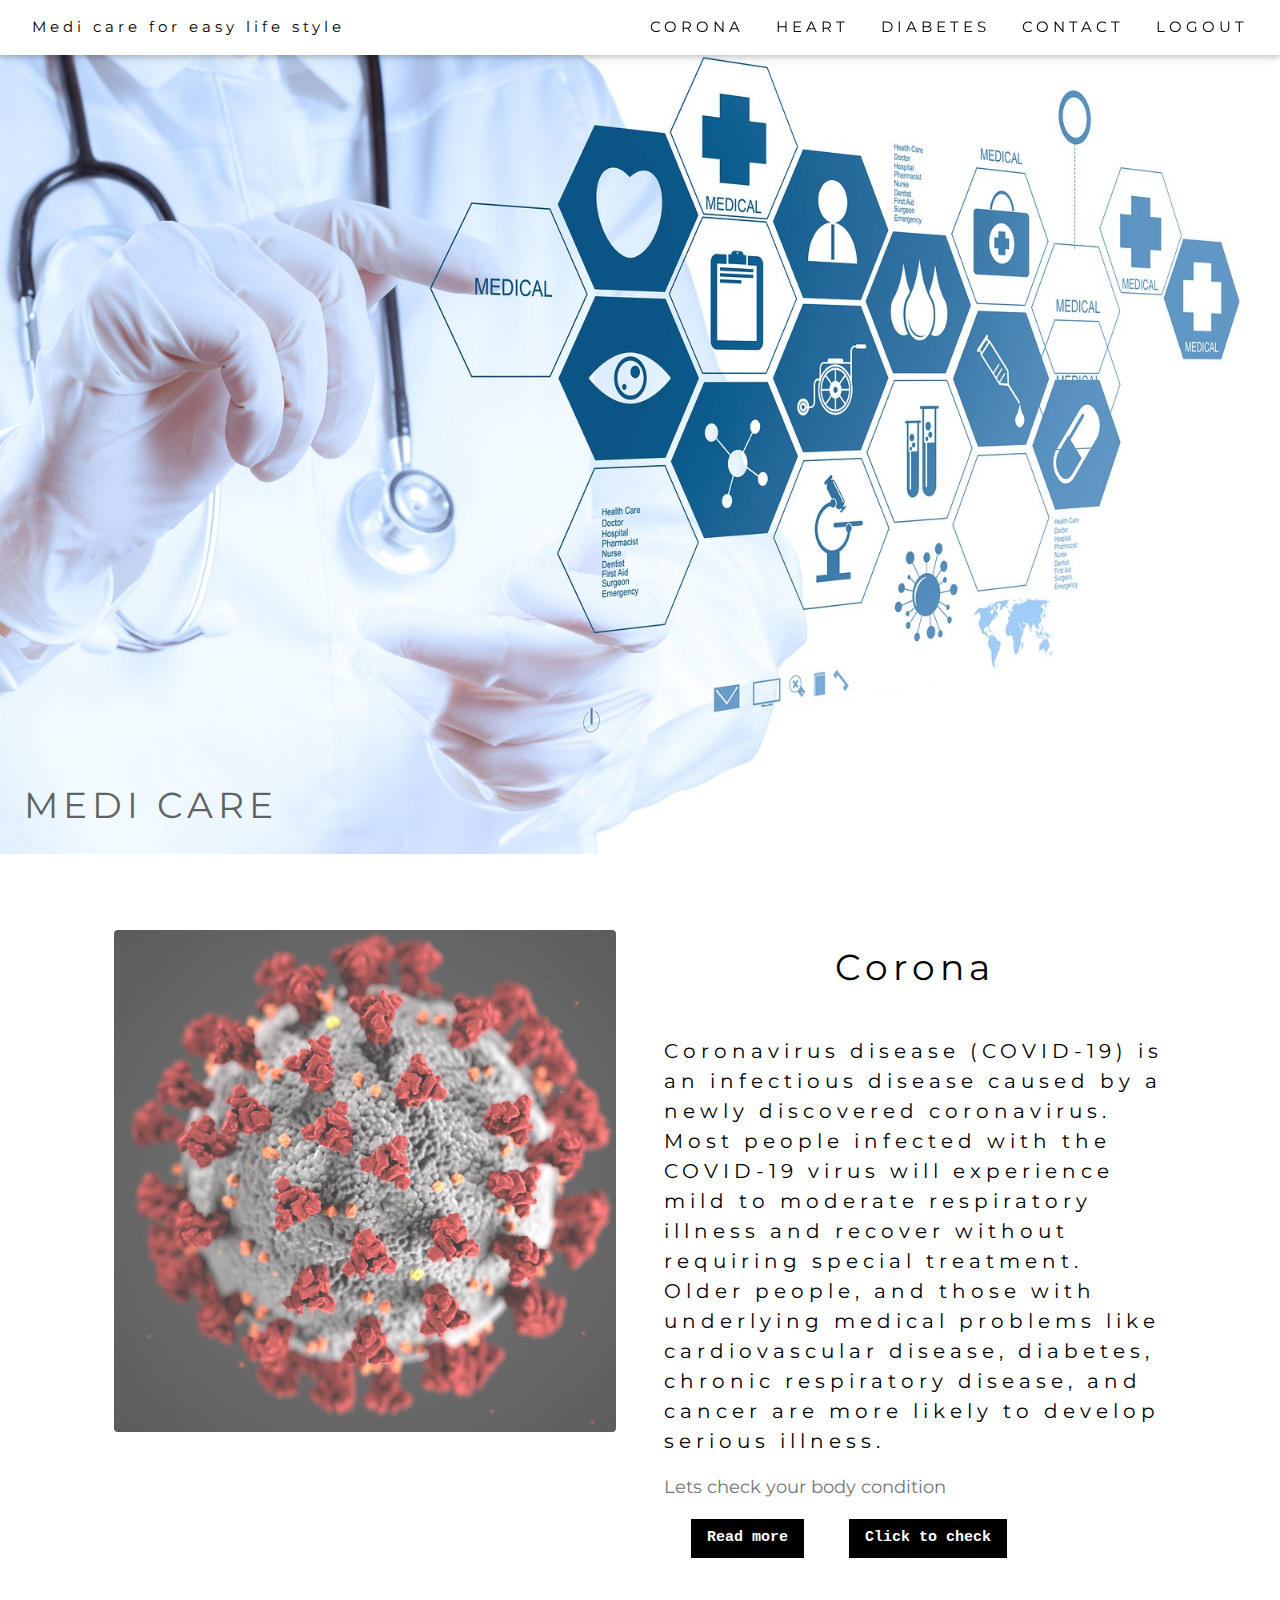
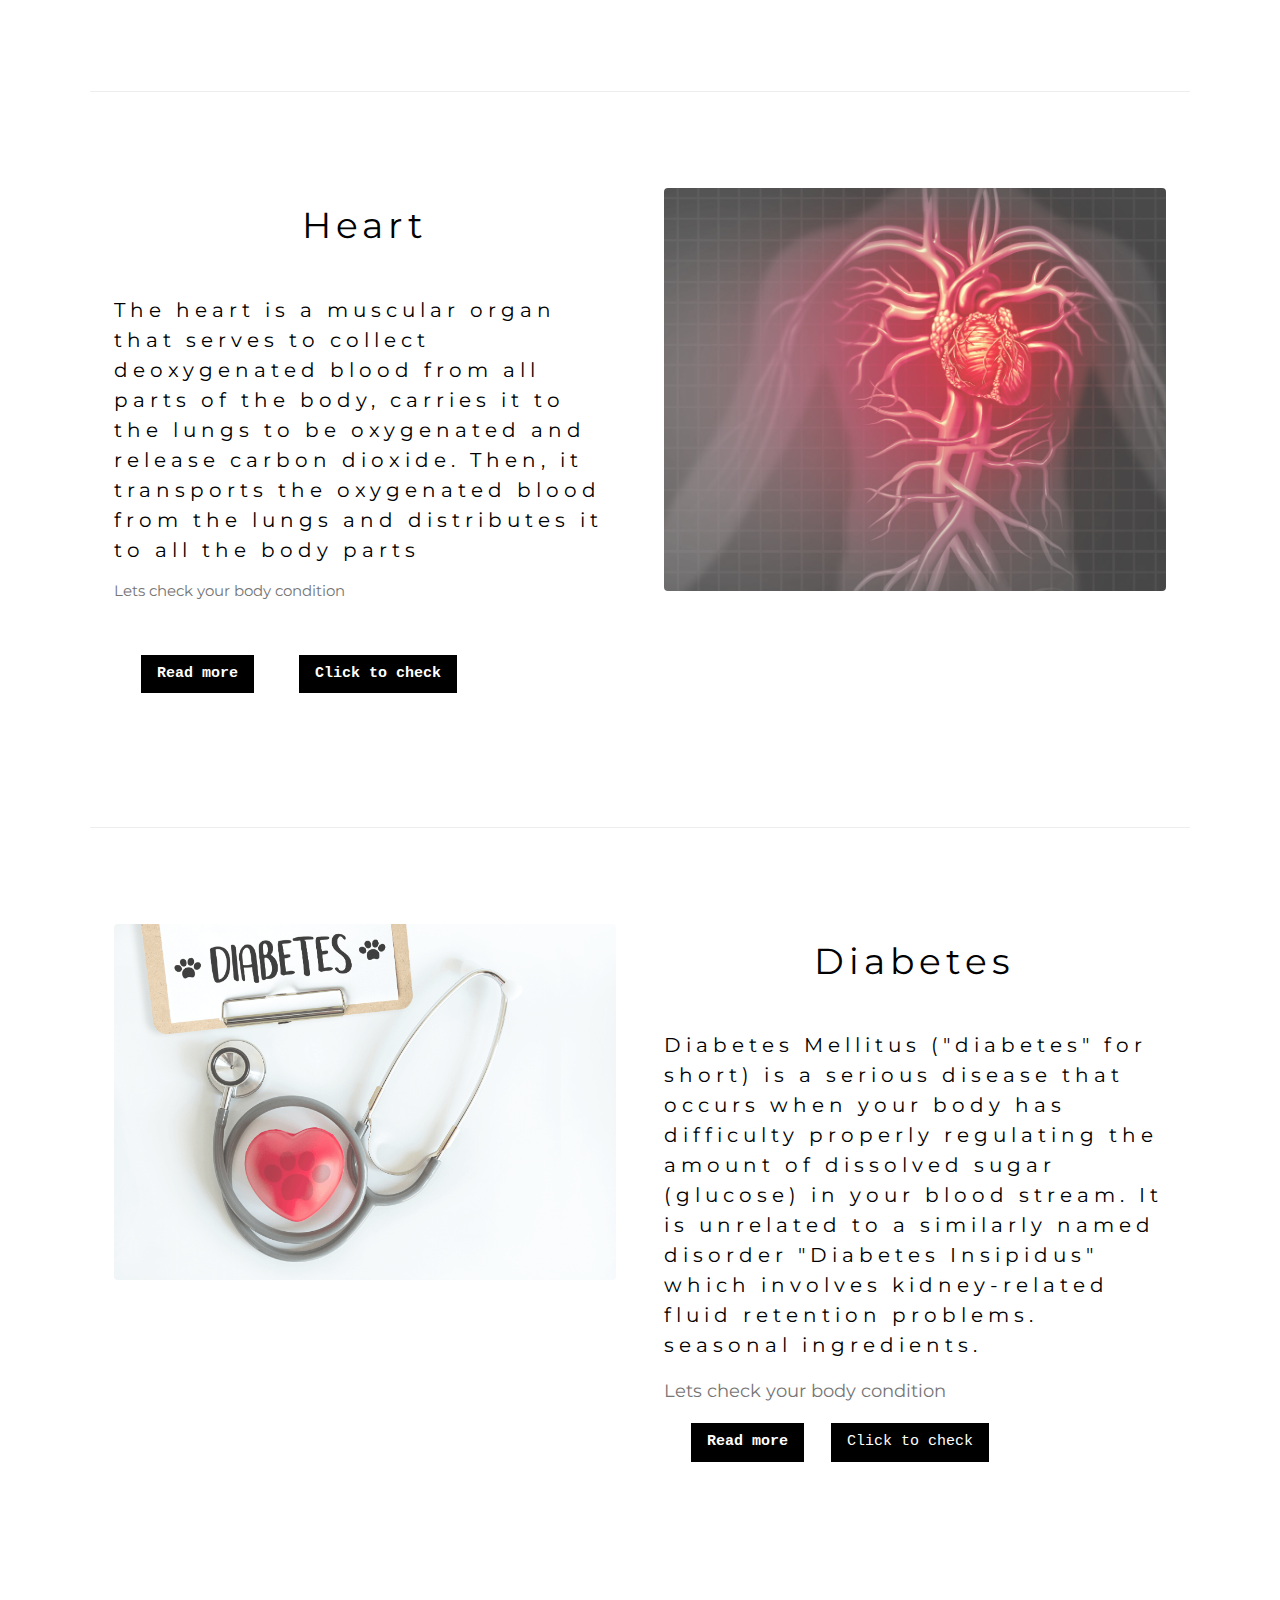
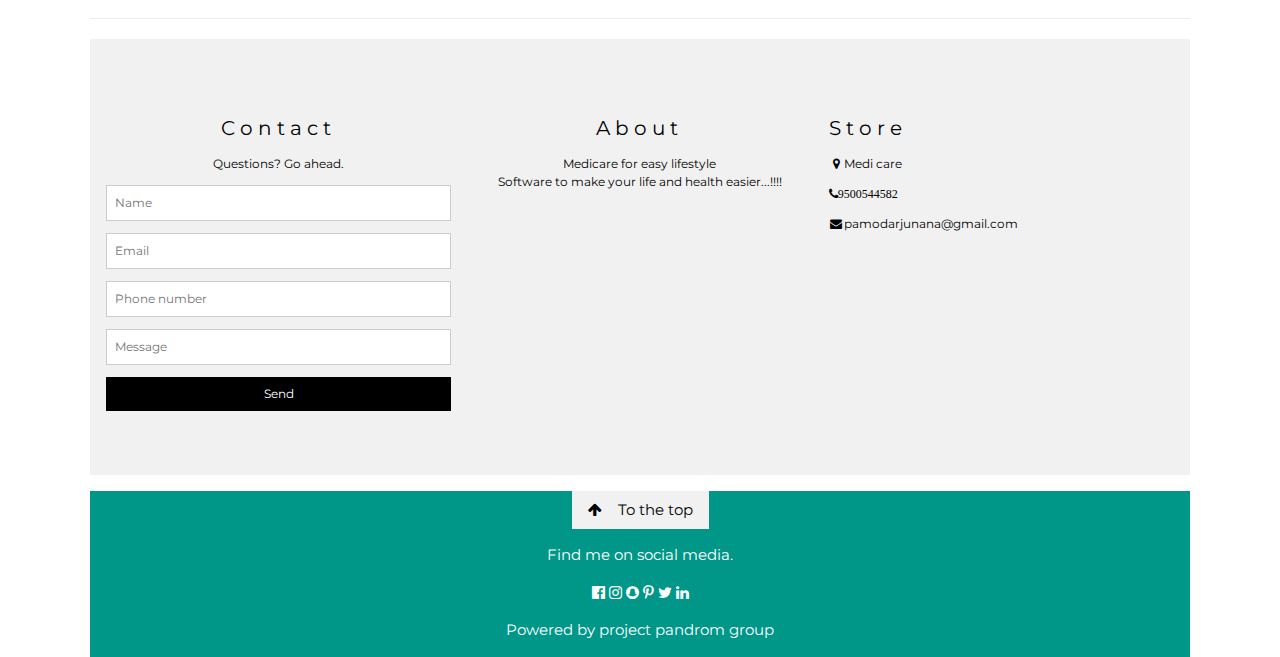
<file: index.html>
<!DOCTYPE html>
<html>
<title>MEDICARE FOR EASY LIFESTYLE</title>
<meta charset="UTF-8">
<meta name="viewport" content="width=device-width, initial-scale=1"><meta charset="UTF-8">
<meta name="viewport" content="width=device-width, initial-scale=1">
<link rel="stylesheet" href="https://www.w3schools.com/w3css/4/w3.css">
<link rel="stylesheet" href="https://fonts.googleapis.com/css?family=Montserrat">
<link rel="stylesheet" href="https://cdnjs.cloudflare.com/ajax/libs/font-awesome/4.7.0/css/font-awesome.min.css">
<link rel="stylesheet" href="w3.css">
<link rel="stylesheet" href="https://www.w3schools.com/w3css/4/w3.css">
<link rel="stylesheet" href="https://fonts.googleapis.com/css?family=Roboto">
<link rel="stylesheet" href="https://fonts.googleapis.com/css?family=Montserrat">
<link rel="stylesheet" href="https://cdnjs.cloudflare.com/ajax/libs/font-awesome/4.7.0/css/font-awesome.min.css">
<style>
body {font-family: "Times New Roman", Georgia, Serif;}
h1, h2, h3, h4, h5, h6 {
  font-family: "Playfair Display";
  letter-spacing: 5px;
}


.w3-sidebar a {font-family: "Roboto", sans-serif}
body,h1,h2,h3,h4,h5,h6,.w3-wide {font-family: "Montserrat", sans-serif;}

.w3-input{padding:8px;display:block;border:none;border-bottom:1px solid #ccc;width:100%}
</style>
<body>

<!-- Navbar (sit on top) -->
<div class="w3-top">
  <div class="w3-bar w3-white w3-padding w3-card" style="letter-spacing:4px;">
    <a href="#home" class="w3-bar-item w3-button">Medi care for easy life style</a>
    <!-- Right-sided navbar links. Hide them on small screens -->
    <div class="w3-right w3-hide-small">
	<a href="#Corona predict" class="w3-bar-item w3-button">CORONA</a>
      <a href="#Heart attack predict" class="w3-bar-item w3-button">HEART</a>
      
      <a href="#Diabetes predict" class="w3-bar-item w3-button">DIABETES</a>
	   <a href="#footer" class="w3-bar-item w3-button">CONTACT</a>
	    <a href="#logout" class="w3-bar-item w3-button">LOGOUT</a>
    </div>
  </div>
</div>

<!-- Header -->
<header class="w3-display-container w3-content w3-wide" style="max-width:1600px;min-width:500px" id="home">
  <img class="w3-image" src="pic1.jpg" alt="Hamburger Catering" width="1600" height="800">
  <div class="w3-display-bottomleft w3-padding-large w3-opacity">
    <h1 class="w3-xxlarge">MEDI CARE</h1>
  </div>
</header>

<!-- Page content -->
<div class="w3-content" style="max-width:1100px">

  <!-- About Section -->
  <div class="w3-row w3-padding-64" id="Corona predict">
    <div class="w3-col m6 w3-padding-large w3-hide-small">
     <img src="pic5.jpg" class="w3-round w3-image w3-opacity-min" alt="Table Setting" width="600" height="750">
    </div>

    <div class="w3-col m6 w3-padding-large">
      <h1 class="w3-center">Corona</h1><br>
     
      <h4>Coronavirus disease (COVID-19) is an infectious disease caused by a newly discovered coronavirus.

Most people infected with the COVID-19 virus will experience mild to moderate respiratory illness and recover without requiring special treatment.  Older people, and those with underlying medical problems like cardiovascular disease, diabetes, chronic respiratory disease, and cancer are more likely to develop serious illness.

 

</h4>
      <p class="w3-large w3-text-grey w3-hide-medium">Lets check your body condition</p>
    <pre>   <button class="w3-button w3-black"><a style="text-decoration:none" href="coro.html"><b>Read more</b></a></button>     <button class="w3-button w3-black" onclick="window.open('http://localhost:8501/')"><b>Click to check</b></button></</pre>
	</div>
  </div>
  
  <hr>
  
  <!-- Menu Section -->
  <div class="w3-row w3-padding-64" id="Heart attack predict">
    <div class="w3-col l6 w3-padding-large">
      <h1 class="w3-center">Heart</h1><br>
      <h4>The heart is a muscular organ that serves to collect deoxygenated blood from all parts of the body, carries it to the lungs to be oxygenated and release carbon dioxide. Then, it transports the oxygenated blood from the lungs and distributes it to all the body parts</h4>
      <p class="w3-text-grey">Lets check your body condition</p><br>
    
      


<pre>   <button class="w3-button w3-black"> <a style="text-decoration:none" href="heart.html"><b>Read more</b></a></button>     <button class="w3-button w3-black" onclick="window.open('http://localhost:8502/')"><b>Click to check</b></button></</pre>  
  </div>
    
    <div class="w3-col l6 w3-padding-large">
      <img src="heart.jpg" class="w3-round w3-image w3-opacity-min" alt="Menu" style="width:100%">
    </div>
  </div>

  <hr>
<div class="w3-row w3-padding-64" id="Diabetes predict">
    <div class="w3-col m6 w3-padding-large w3-hide-small">
     <img src="dia5.jpg" class="w3-round w3-image w3-opacity-min" alt="Table Setting" width="600" height="750">
    </div>

    <div class="w3-col m6 w3-padding-large">
      <h1 class="w3-center">Diabetes</h1><br>
      
      <h4>Diabetes Mellitus ("diabetes" for short) is a serious disease that occurs when your body has difficulty properly regulating the amount of dissolved sugar (glucose) in your blood stream. It is unrelated to a similarly named disorder "Diabetes Insipidus" which involves kidney-related fluid retention problems. seasonal ingredients.</h4>
      <p class="w3-large w3-text-grey w3-hide-medium">Lets check your body condition</p>
<pre>   <button class="w3-button w3-black"><a style="text-decoration:none" href="dia.html"><b>Read more</b></a></button>   <button class="w3-button w3-black" onclick="window.open('http://localhost:8503/')">Click to check</button></</pre>

   </div>
  </div>
  
  <hr>
  

<footer class="w3-padding-64 w3-light-grey w3-small w3-center" id="footer">
    <div class="w3-row-padding">
      <div class="w3-col s4">
        <h4 >Contact</h4>
        <p>Questions? Go ahead.</p>
        <form action="mailto:saiharitha69@gmail.com" method="post" enctype="text/plain">
          <p><input class="w3-input w3-border" type="text" placeholder="Name" name="Name" required></p>
          <p><input class="w3-input w3-border" type="text" placeholder="Email" name="Email" required></p>
          <p><input class="w3-input w3-border" type="text" placeholder="Phone number" name="Phone number" required></p>
          <p><input class="w3-input w3-border" type="text" placeholder="Message" name="Message" required></p>
         <button type="submit" class="w3-button w3-block w3-black">Send</button>

			

		 
        </form>
      </div>

<div class="w3-col s4">
        <h4>About</h4>
        <p>Medicare for easy lifestyle<br>Software to make your life and health easier...!!!!</p>
      </div>


      <div class="w3-col s4 w3-justify">
        <h4>Store</h4>
        <p><i class="fa fa-fw fa-map-marker"></i>Medi care</p>
        <p><i class="fa fa-fw fa-phone">9500544582</i></p>
        <p><i class="fa fa-fw fa-envelope"></i>pamodarjunana@gmail.com</p>


       
      </div>
    </div>
  
</footer>
  
  
  
  
  
 

  
  
  
  
  
  
  
  
  
  
  
  
  
  
  
  
  
  
  
  
  
  
  
  
  
  
  
  
  

<footer class="w3-container w3-teal w3-center w3-margin-top">
   <a href="#home" class="w3-button w3-light-grey"><i class="fa fa-arrow-up w3-margin-right"></i>To the top</a>
  <p>Find me on social media.</p>
  <i class="fa fa-facebook-official w3-hover-opacity"></i>
  <i class="fa fa-instagram w3-hover-opacity"></i>
  <i class="fa fa-snapchat w3-hover-opacity"></i>
  <i class="fa fa-pinterest-p w3-hover-opacity"></i>
  <i class="fa fa-twitter w3-hover-opacity"></i>
  <i class="fa fa-linkedin w3-hover-opacity"></i>
  <p>Powered by project pandrom group</p>
</footer>

</body>
</html>
</file>
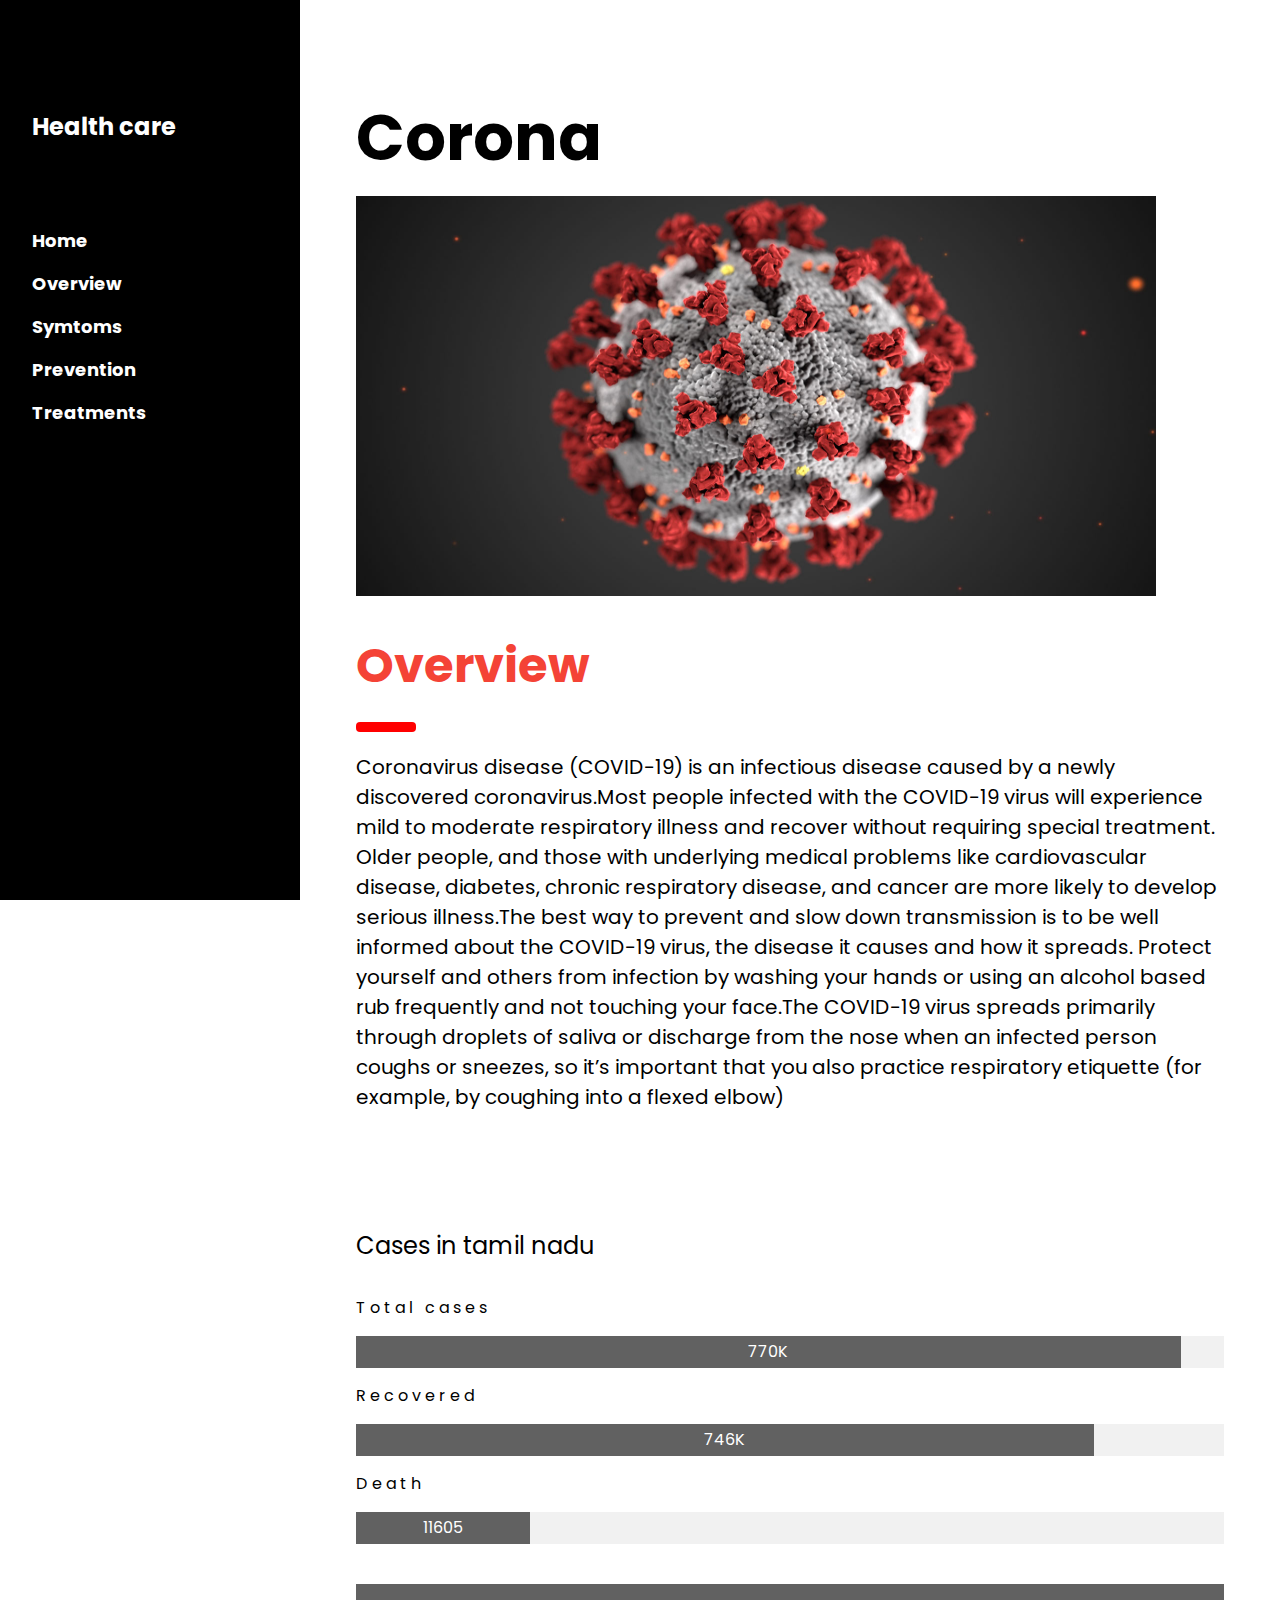
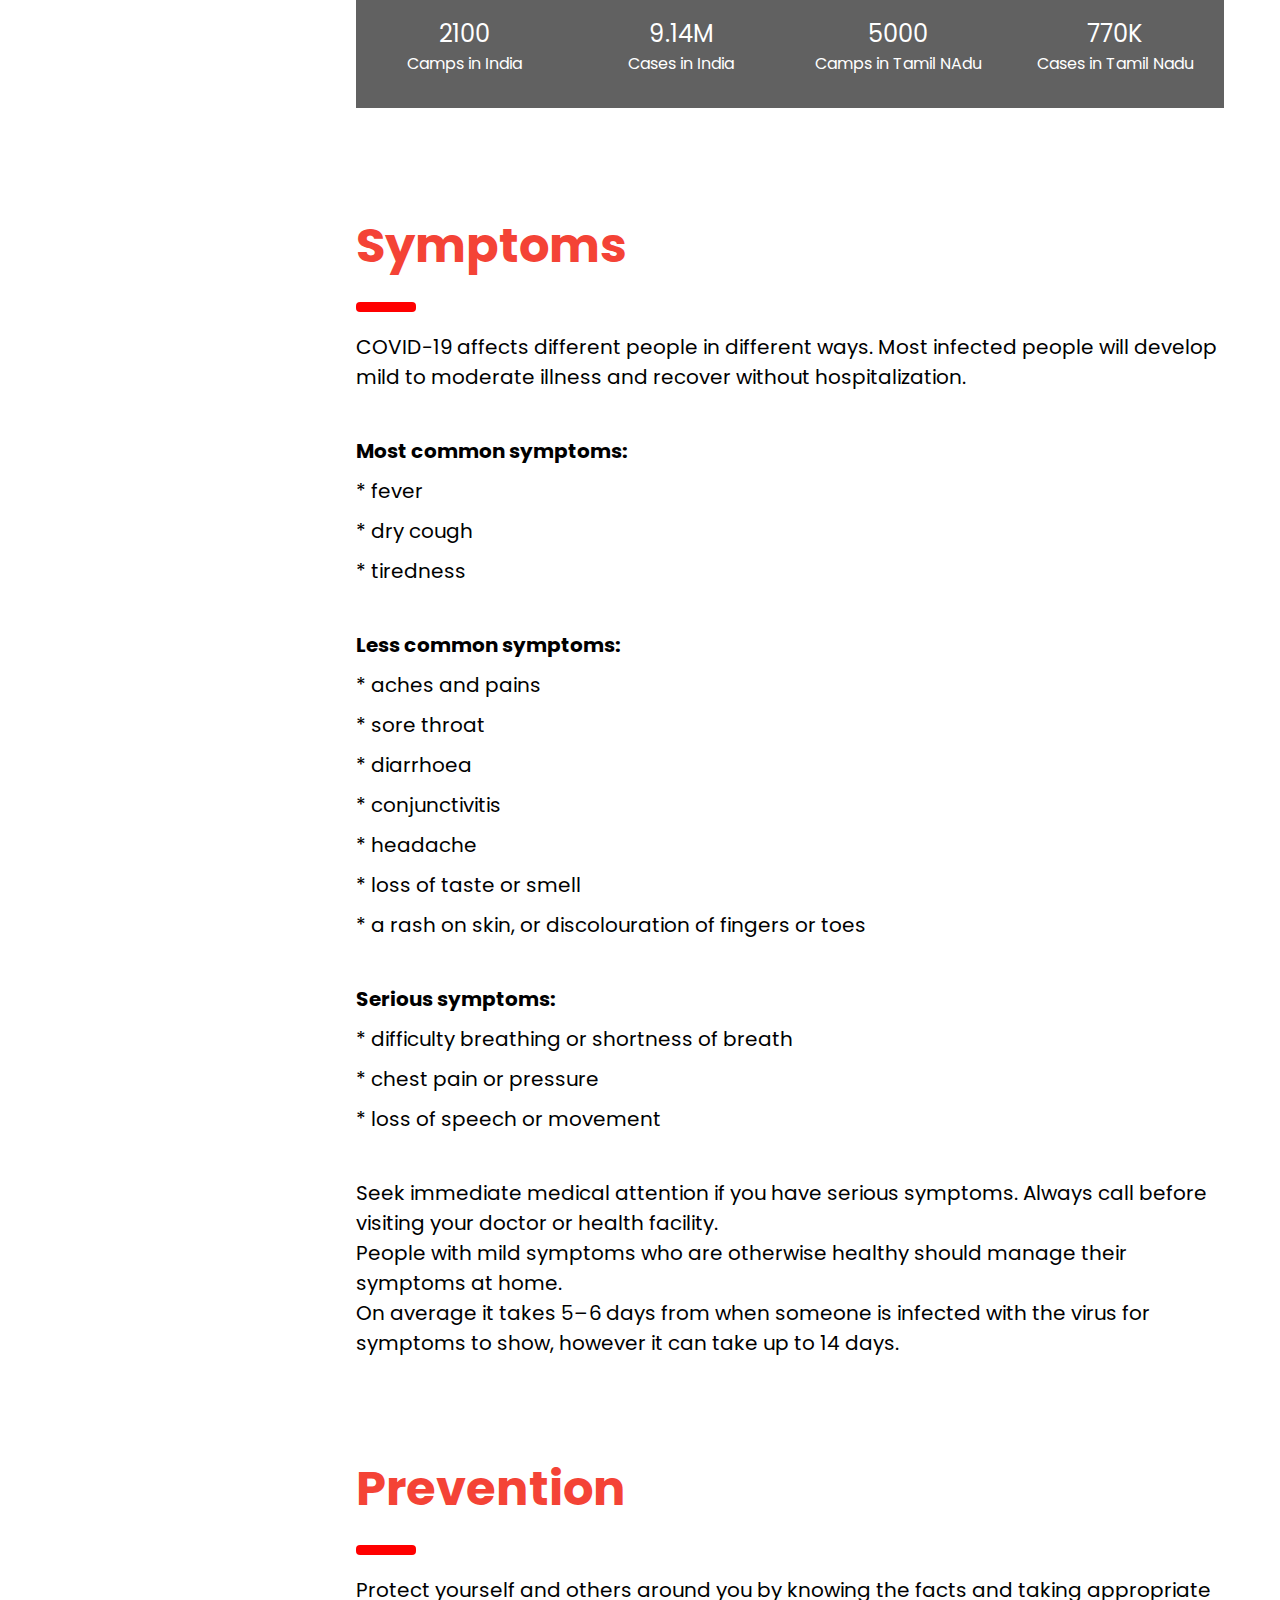
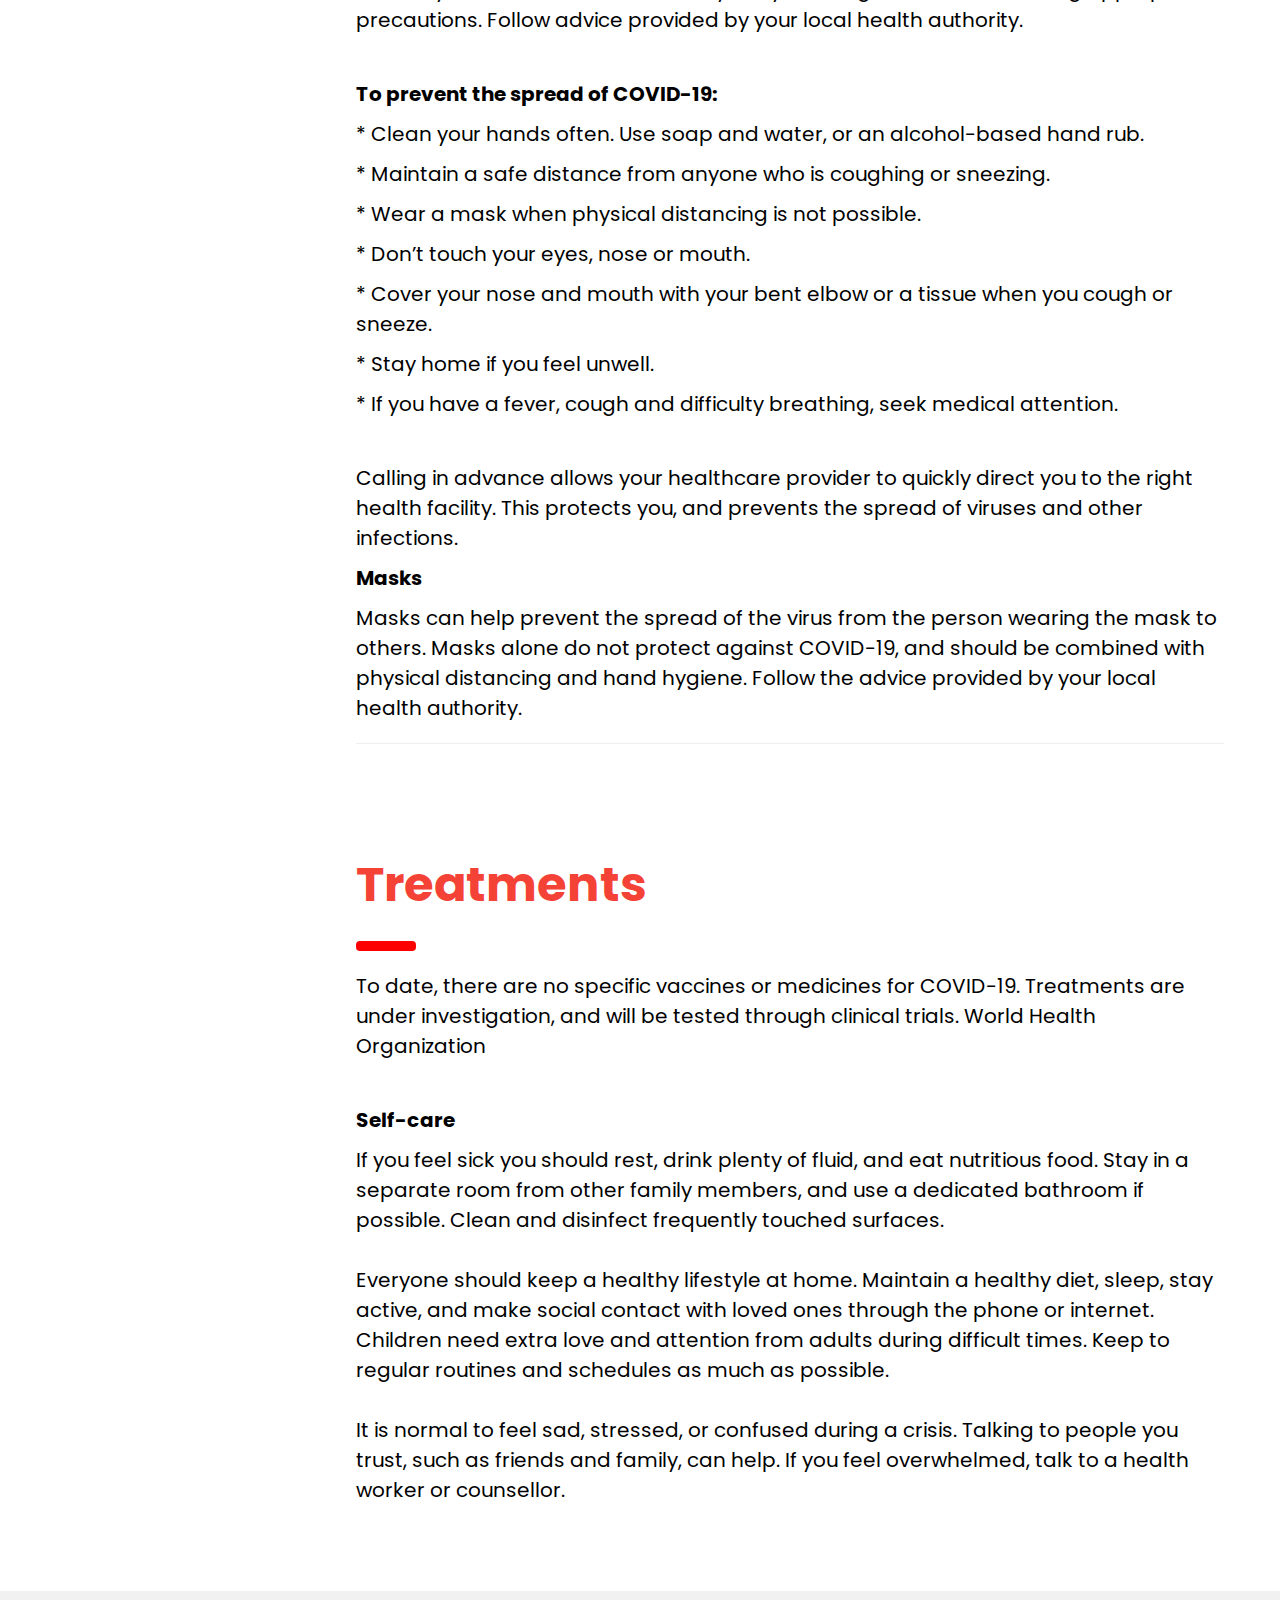
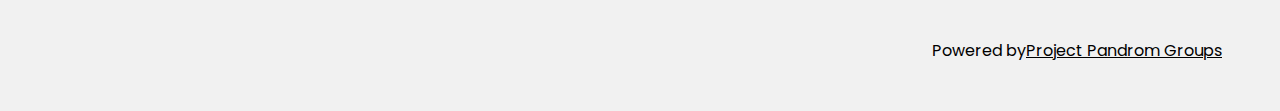
<file: coro.html>
<!DOCTYPE html>
<html lang="en">
<title>Corona</title>
<meta charset="UTF-8">
<meta name="viewport" content="width=device-width, initial-scale=1">
<link rel="stylesheet" href="https://www.w3schools.com/w3css/4/w3.css">
<link rel="stylesheet" href="https://fonts.googleapis.com/css?family=Poppins">
<style>
body,h1,h2,h3,h4,h5 {font-family: "Poppins", sans-serif}
body {font-size:16px;}
.w3-half img{margin-bottom:-6px;margin-top:16px;opacity:0.8;cursor:pointer}
.w3-half img:hover{opacity:1}



</style>
<body>

<!-- Sidebar/menu -->
<nav class="w3-sidebar w3-black w3-collapse w3-top w3-large w3-padding" style="z-index:3;width:300px;font-weight:bold;" id="mySidebar"><br>
  <a href="javascript:void(0)" onclick="w3_close()" class="w3-button w3-hide-large w3-display-topleft" style="width:100%;font-size:22px">Close Menu</a>
  <div class="w3-container">
    <h3 class="w3-padding-64"><b>Health care</b></h3>
  </div>
  <div class="w3-bar-block">
    <a href="file:///C:/EXPO2021/project.html#home" onclick="w3_close()" class="w3-bar-item w3-button w3-hover-white">Home</a> 
    <a href="#showcase" onclick="w3_close()" class="w3-bar-item w3-button w3-hover-white">Overview</a> 
    <a href="#services" onclick="w3_close()" class="w3-bar-item w3-button w3-hover-white">Symtoms</a> 
	 
    <a href="#designers" onclick="w3_close()" class="w3-bar-item w3-button w3-hover-white">Prevention</a> 
    <a href="#packages" onclick="w3_close()" class="w3-bar-item w3-button w3-hover-white">Treatments</a> 
    
  </div>
</nav>








<!-- Top menu on small screens -->
<header class="w3-container w3-top w3-hide-large w3-red w3-xlarge w3-padding">
  <a href="javascript:void(0)" class="w3-button w3-red w3-margin-right" onclick="w3_open()">☰</a>
  <span>Health care</span>
</header>

<!-- Overlay effect when opening sidebar on small screens -->
<div class="w3-overlay w3-hide-large" onclick="w3_close()" style="cursor:pointer" title="close side menu" id="myOverlay"></div>

<!-- !PAGE CONTENT! -->
<div class="w3-main" style="margin-left:340px;margin-right:40px">



  <!-- Header -->
  <div class="w3-container" style="margin-top:80px" id="showcase">
    <h1 class="w3-jumbo"><b>Corona</b></h1>
	<img src="coro.jpg" width="800" height="400">
	<br>
	<br>
    <h1 class="w3-xxxlarge w3-text-red"><b>Overview</b></h1>
	<hr style="width:50px;border:5px solid red" class="w3-round">
    <h4>Coronavirus disease (COVID-19) is an infectious disease caused by a newly discovered coronavirus.Most people infected with the COVID-19 virus will experience mild to moderate respiratory illness and recover without requiring special treatment.  Older people, and those with underlying medical problems like cardiovascular disease, diabetes, chronic respiratory disease, and cancer are more likely to develop serious illness.The best way to prevent and slow down transmission is to be well informed about the COVID-19 virus, the disease it causes and how it spreads. Protect yourself and others from infection by washing your hands or using an alcohol based rub frequently and not touching your face.The COVID-19 virus spreads primarily through droplets of saliva or discharge from the nose when an infected person coughs or sneezes, so it’s important that you also practice respiratory etiquette (for example, by coughing into a flexed elbow)</h4>
	
  </div>
  
  <div class="w3-container" style="margin-top:80px" id="cases">
  
	
 <h3 class="w3-padding-16">Cases in tamil nadu</h3>
    <p class="w3-wide">Total cases</p>
    <div class="w3-light-grey">
      <div class="w3-container w3-center w3-padding-small w3-dark-grey" style="width:95%">770K</div>
    </div>
    <p class="w3-wide">Recovered</p>
    <div class="w3-light-grey">
      <div class="w3-container w3-center w3-padding-small w3-dark-grey" style="width:85%">746K</div>
    </div>
    <p class="w3-wide">Death</p>
    <div class="w3-light-grey">
      <div class="w3-container w3-center w3-padding-small w3-dark-grey" style="width:20%">11605</div>
    </div><br>

    <div class="w3-row w3-center w3-dark-grey w3-padding-16 w3-section">
      <div class="w3-quarter w3-section">
        <span class="w3-xlarge">2100</span><br>
        Camps in India
      </div>
      <div class="w3-quarter w3-section">
        <span class="w3-xlarge">9.14M</span><br>
        Cases in India
      </div>
      <div class="w3-quarter w3-section">
        <span class="w3-xlarge">5000</span><br>
        Camps in Tamil NAdu
      </div>
      <div class="w3-quarter w3-section">
        <span class="w3-xlarge">770K</span><br>
        Cases in Tamil Nadu
      </div>
    </div>
 </div>
 


  <!-- Modal for full size images on click-->
  <div id="modal01" class="w3-modal w3-black" style="padding-top:0" onclick="this.style.display='none'">
    <span class="w3-button w3-black w3-xxlarge w3-display-topright">×</span>
    <div class="w3-modal-content w3-animate-zoom w3-center w3-transparent w3-padding-64">
      <img id="img01" class="w3-image">
      <p id="caption"></p>
    </div>
  </div>

  <!-- Services -->
  <div class="w3-container" id="services" style="margin-top:75px">
    <h1 class="w3-xxxlarge w3-text-red"><b>Symptoms</b></h1>
    <hr style="width:50px;border:5px solid red" class="w3-round">
  <h4>COVID-19 affects different people in different ways. Most infected people will develop mild to moderate illness and recover without hospitalization.</h2>
<br><h4><b>Most common symptoms:</b></h4>
<h4>* fever</h4>
<h4>* dry cough</h4>
<h4>* tiredness</h4><br>
<h4><b>Less common symptoms:</b></h4>
<h4>* aches and pains</h4>
<h4>* sore throat</h4>
<h4>* diarrhoea</h4>
<h4>* conjunctivitis</h4>
<h4>* headache</h4>
<h4>* loss of taste or smell</h4>
<h4>* a rash on skin, or discolouration of fingers or toes</h4><br>
<h4><b>Serious symptoms:</b></h4>
<h4>* difficulty breathing or shortness of breath</h4>
<h4>* chest pain or pressure</h4>
<h4>* loss of speech or movement</h4>
<br><h4>Seek immediate medical attention if you have serious symptoms. Always call before visiting your doctor or health facility.
<br>People with mild symptoms who are otherwise healthy should manage their symptoms at home.
<br>On average it takes 5–6 days from when someone is infected with the virus for symptoms to show, however it can take up to 14 days.
  </h4></div>
  
  <!-- Designers -->
  <div class="w3-container" id="designers" style="margin-top:75px">
    <h1 class="w3-xxxlarge w3-text-red"><b>Prevention</b></h1>
    <hr style="width:50px;border:5px solid red" class="w3-round">
   <h4>
Protect yourself and others around you by knowing the facts and taking appropriate precautions. Follow advice provided by your local health authority.
</h4><br>
<h4><b>To prevent the spread of COVID-19:</b></h4>
<h4>* Clean your hands often. Use soap and water, or an alcohol-based hand rub.</h4>
<h4>* Maintain a safe distance from anyone who is coughing or sneezing.</h4>
<h4>* Wear a mask when physical distancing is not possible.</h4>
<h4>* Don’t touch your eyes, nose or mouth.</h4>
<h4>* Cover your nose and mouth with your bent elbow or a tissue when you cough or sneeze.</h4>
<h4>* Stay home if you feel unwell.</h4>
<h4>* If you have a fever, cough and difficulty breathing, seek medical attention.</h4><br>
<h4>Calling in advance allows your healthcare provider to quickly direct you to the right health facility. This protects you, and prevents the spread of viruses and other infections.
</h4>
<h4><b>Masks</b></h4>

<h4>Masks can help prevent the spread of the virus from the person wearing the mask to others. Masks alone do not protect against COVID-19, and should be combined with physical distancing and hand hygiene. Follow the advice provided by your local health authority.
</h4>
<hr>
   </div>

  <!-- The Team -->
 
  <!-- Packages / Pricing Tables -->
  <div class="w3-container" id="packages" style="margin-top:75px">
    <h1 class="w3-xxxlarge w3-text-red"><b>Treatments</b></h1>
    <hr style="width:50px;border:5px solid red" class="w3-round">
  
<h4>To date, there are no specific vaccines or medicines for COVID-19. Treatments are under investigation, and will be tested through clinical trials. World Health Organization</h4>
<br><h4><b>Self-care</b></h4>
<h4>If you feel sick you should rest, drink plenty of fluid, and eat nutritious food. Stay in a separate room from other family members, and use a dedicated bathroom if possible. Clean and disinfect frequently touched surfaces.
<br><br>
Everyone should keep a healthy lifestyle at home. Maintain a healthy diet, sleep, stay active, and make social contact with loved ones through the phone or internet. Children need extra love and attention from adults during difficult times. Keep to regular routines and schedules as much as possible.
<br><br>
It is normal to feel sad, stressed, or confused during a crisis. Talking to people you trust, such as friends and family, can help. If you feel overwhelmed, talk to a health worker or counsellor.
<br></h4>

  </div>

 
 
 
 
 
 
<!-- End page content -->
</div>


<!-- W3.CSS Container -->
<div class="w3-light-grey w3-container w3-padding-32" style="margin-top:75px;padding-right:58px"><p class="w3-right">Powered by<a href="#home" title="W3.CSS" target="_blank" class="w3-hover-opacity">Project Pandrom Groups</p></div>

<script>
// Script to open and close sidebar
function w3_open() {
  document.getElementById("mySidebar").style.display = "block";
  document.getElementById("myOverlay").style.display = "block";
}
 
function w3_close() {
  document.getElementById("mySidebar").style.display = "none";
  document.getElementById("myOverlay").style.display = "none";
}

// Modal Image Gallery
function onClick(element) {
  document.getElementById("img01").src = element.src;
  document.getElementById("modal01").style.display = "block";
  var captionText = document.getElementById("caption");
  captionText.innerHTML = element.alt;
}
</script>



    

</body>
</html>
</file>
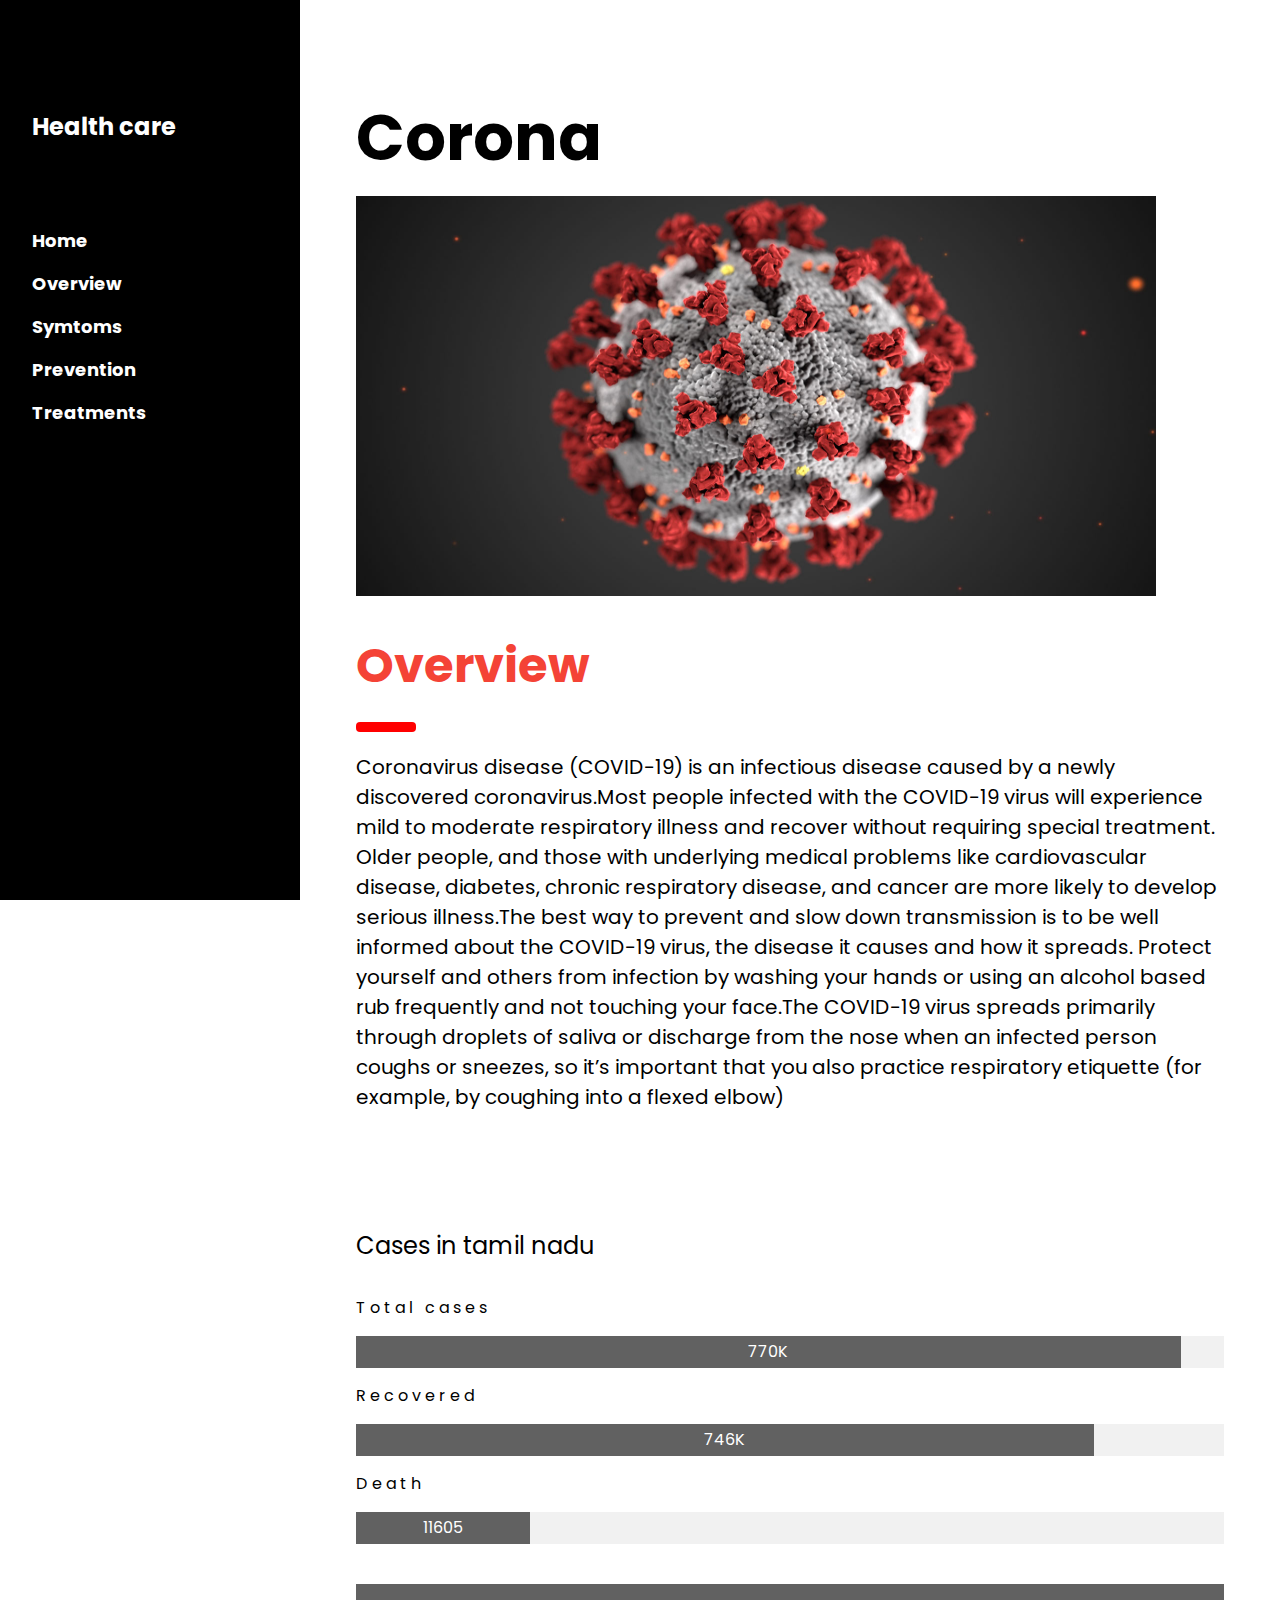
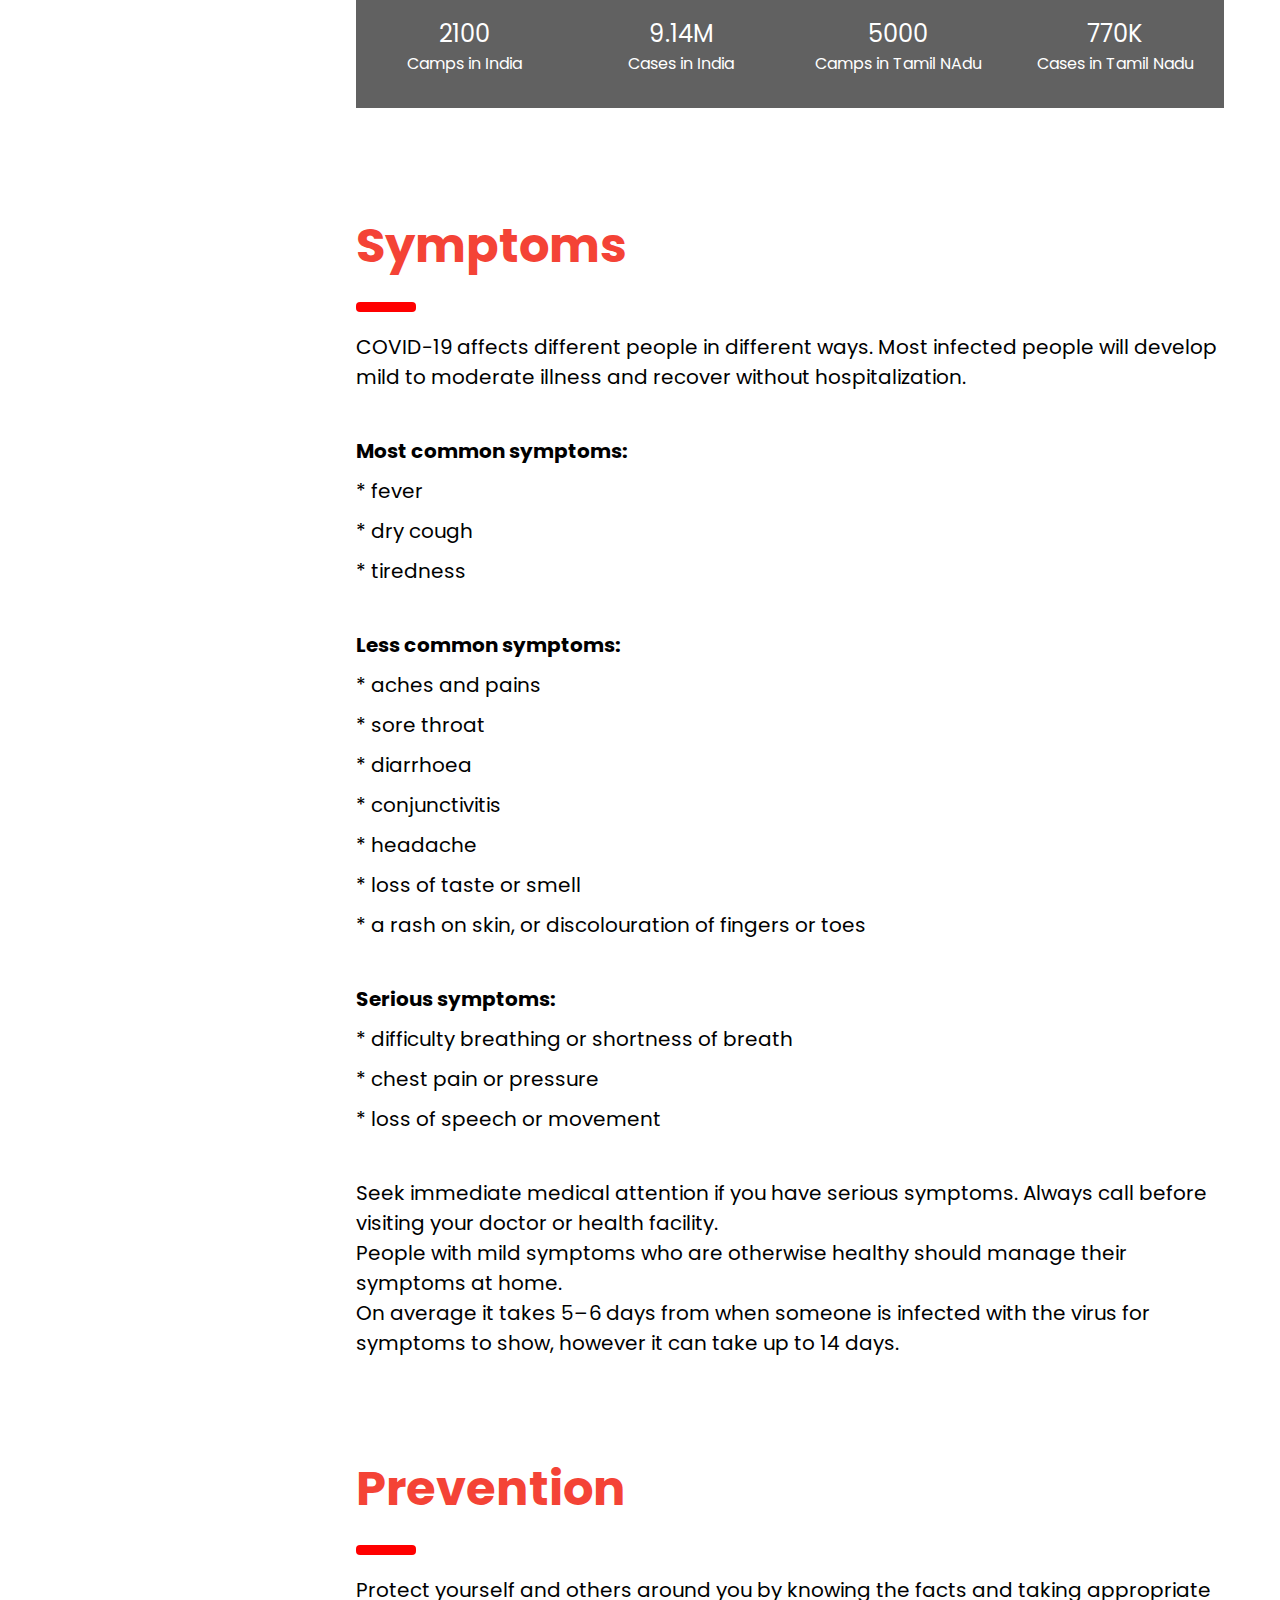
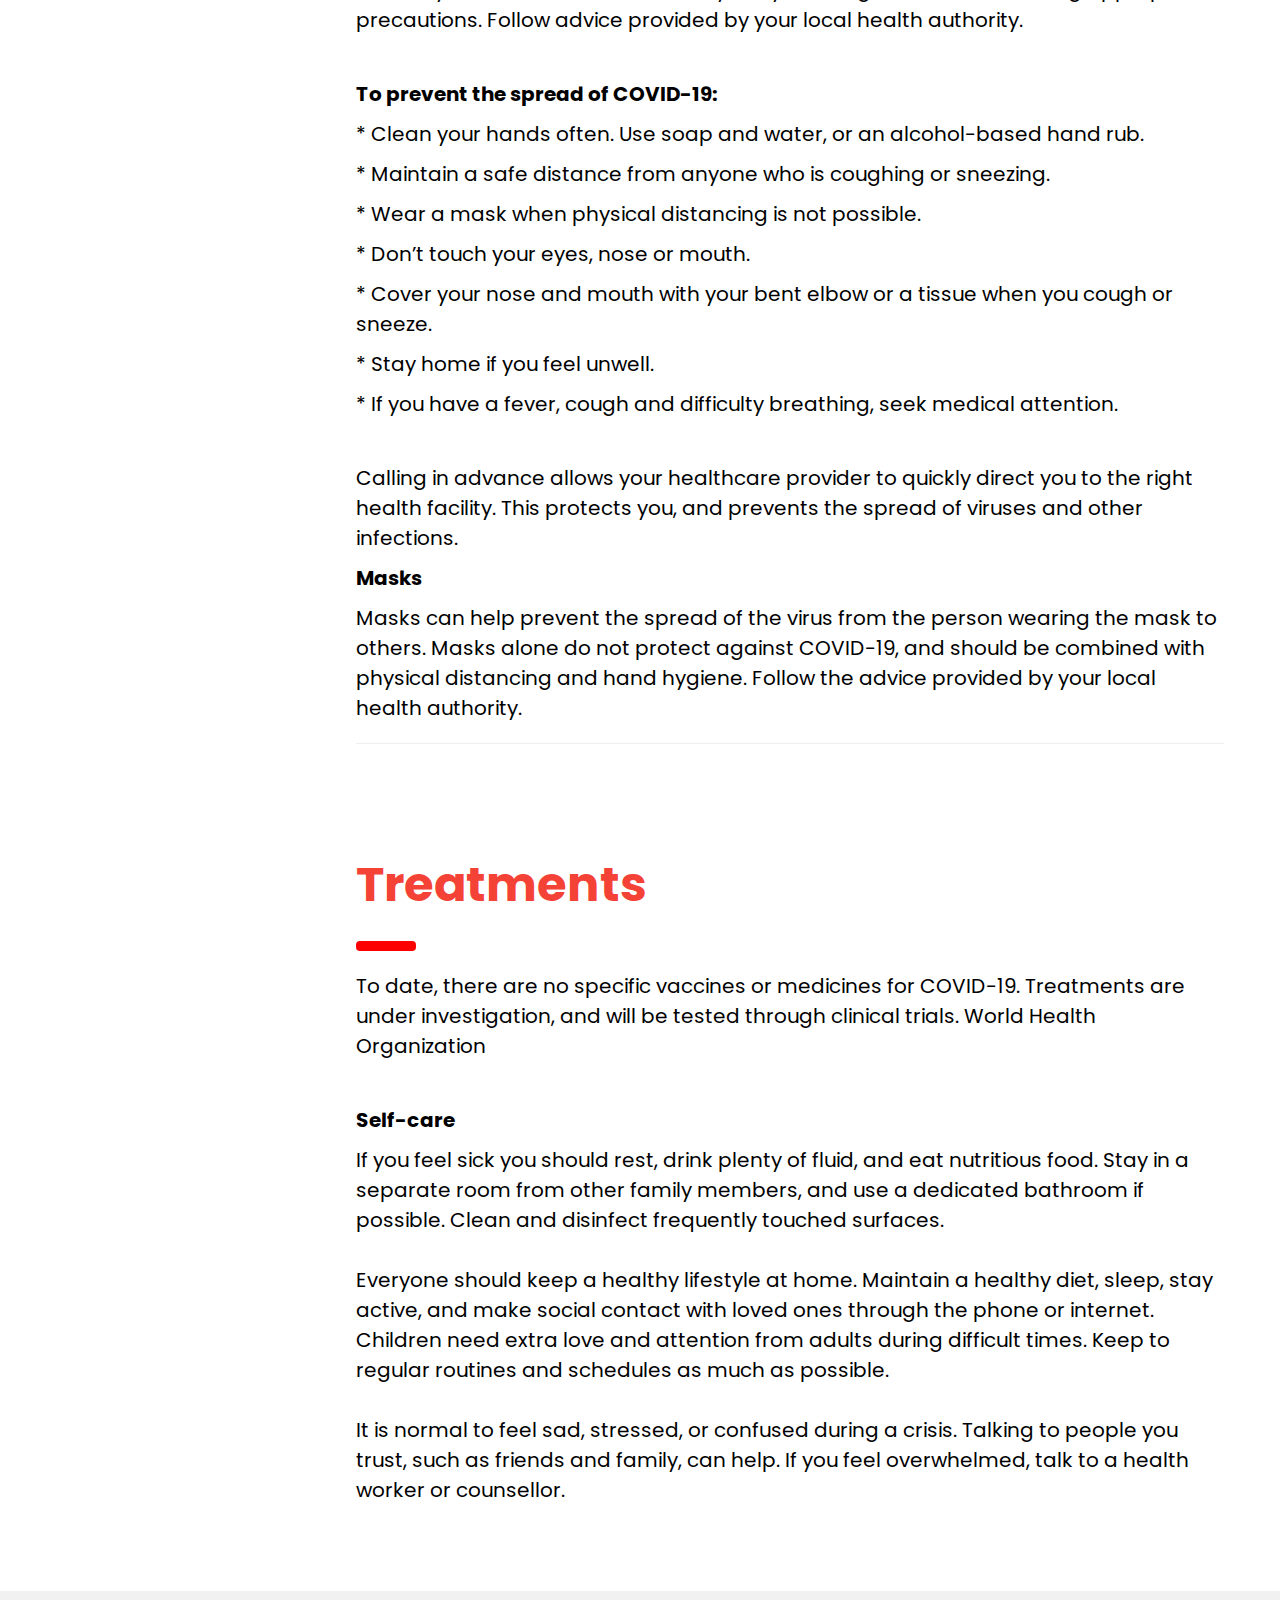
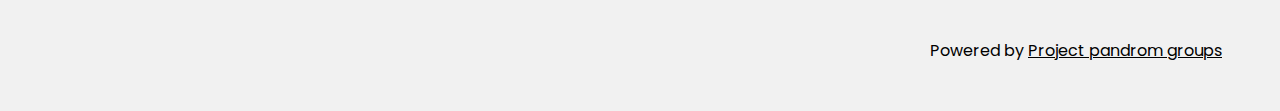
<file: coro1.html>
<!DOCTYPE html>
<html lang="en">
<title>Corona</title>
<meta charset="UTF-8">
<meta name="viewport" content="width=device-width, initial-scale=1">
<link rel="stylesheet" href="https://www.w3schools.com/w3css/4/w3.css">
<link rel="stylesheet" href="https://fonts.googleapis.com/css?family=Poppins">
<style>
body,h1,h2,h3,h4,h5 {font-family: "Poppins", sans-serif}
body {font-size:16px;}
.w3-half img{margin-bottom:-6px;margin-top:16px;opacity:0.8;cursor:pointer}
.w3-half img:hover{opacity:1}



</style>
<body>

<!-- Sidebar/menu -->
<nav class="w3-sidebar w3-black w3-collapse w3-top w3-large w3-padding" style="z-index:3;width:300px;font-weight:bold;" id="mySidebar"><br>
  <a href="javascript:void(0)" onclick="w3_close()" class="w3-button w3-hide-large w3-display-topleft" style="width:100%;font-size:22px">Close Menu</a>
  <div class="w3-container">
    <h3 class="w3-padding-64"><b>Health care</b></h3>
  </div>
  <div class="w3-bar-block">
    <a href="file:///E:/project/project.html#home" onclick="w3_close()" class="w3-bar-item w3-button w3-hover-white">Home</a> 
    <a href="#showcase" onclick="w3_close()" class="w3-bar-item w3-button w3-hover-white">Overview</a> 
    <a href="#services" onclick="w3_close()" class="w3-bar-item w3-button w3-hover-white">Symtoms</a> 
	 
    <a href="#designers" onclick="w3_close()" class="w3-bar-item w3-button w3-hover-white">Prevention</a> 
    <a href="#packages" onclick="w3_close()" class="w3-bar-item w3-button w3-hover-white">Treatments</a> 
    
  </div>
</nav>








<!-- Top menu on small screens -->
<header class="w3-container w3-top w3-hide-large w3-red w3-xlarge w3-padding">
  <a href="javascript:void(0)" class="w3-button w3-red w3-margin-right" onclick="w3_open()">☰</a>
  <span>Health care</span>
</header>

<!-- Overlay effect when opening sidebar on small screens -->
<div class="w3-overlay w3-hide-large" onclick="w3_close()" style="cursor:pointer" title="close side menu" id="myOverlay"></div>

<!-- !PAGE CONTENT! -->
<div class="w3-main" style="margin-left:340px;margin-right:40px">



  <!-- Header -->
  <div class="w3-container" style="margin-top:80px" id="showcase">
    <h1 class="w3-jumbo"><b>Corona</b></h1>
	<img src="coro.jpg" width="800" height="400">
	<br>
	<br>
    <h1 class="w3-xxxlarge w3-text-red"><b>Overview</b></h1>
	<hr style="width:50px;border:5px solid red" class="w3-round">
    <h4>Coronavirus disease (COVID-19) is an infectious disease caused by a newly discovered coronavirus.Most people infected with the COVID-19 virus will experience mild to moderate respiratory illness and recover without requiring special treatment.  Older people, and those with underlying medical problems like cardiovascular disease, diabetes, chronic respiratory disease, and cancer are more likely to develop serious illness.The best way to prevent and slow down transmission is to be well informed about the COVID-19 virus, the disease it causes and how it spreads. Protect yourself and others from infection by washing your hands or using an alcohol based rub frequently and not touching your face.The COVID-19 virus spreads primarily through droplets of saliva or discharge from the nose when an infected person coughs or sneezes, so it’s important that you also practice respiratory etiquette (for example, by coughing into a flexed elbow)</h4>
	
  </div>
  
  <div class="w3-container" style="margin-top:80px" id="cases">
  
	
 <h3 class="w3-padding-16">Cases in tamil nadu</h3>
    <p class="w3-wide">Total cases</p>
    <div class="w3-light-grey">
      <div class="w3-container w3-center w3-padding-small w3-dark-grey" style="width:95%">770K</div>
    </div>
    <p class="w3-wide">Recovered</p>
    <div class="w3-light-grey">
      <div class="w3-container w3-center w3-padding-small w3-dark-grey" style="width:85%">746K</div>
    </div>
    <p class="w3-wide">Death</p>
    <div class="w3-light-grey">
      <div class="w3-container w3-center w3-padding-small w3-dark-grey" style="width:20%">11605</div>
    </div><br>

    <div class="w3-row w3-center w3-dark-grey w3-padding-16 w3-section">
      <div class="w3-quarter w3-section">
        <span class="w3-xlarge">2100</span><br>
        Camps in India
      </div>
      <div class="w3-quarter w3-section">
        <span class="w3-xlarge">9.14M</span><br>
        Cases in India
      </div>
      <div class="w3-quarter w3-section">
        <span class="w3-xlarge">5000</span><br>
        Camps in Tamil NAdu
      </div>
      <div class="w3-quarter w3-section">
        <span class="w3-xlarge">770K</span><br>
        Cases in Tamil Nadu
      </div>
    </div>
 </div>
 


  <!-- Modal for full size images on click-->
  <div id="modal01" class="w3-modal w3-black" style="padding-top:0" onclick="this.style.display='none'">
    <span class="w3-button w3-black w3-xxlarge w3-display-topright">×</span>
    <div class="w3-modal-content w3-animate-zoom w3-center w3-transparent w3-padding-64">
      <img id="img01" class="w3-image">
      <p id="caption"></p>
    </div>
  </div>

  <!-- Services -->
  <div class="w3-container" id="services" style="margin-top:75px">
    <h1 class="w3-xxxlarge w3-text-red"><b>Symptoms</b></h1>
    <hr style="width:50px;border:5px solid red" class="w3-round">
  <h4>COVID-19 affects different people in different ways. Most infected people will develop mild to moderate illness and recover without hospitalization.</h2>
<br><h4><b>Most common symptoms:</b></h4>
<h4>* fever</h4>
<h4>* dry cough</h4>
<h4>* tiredness</h4><br>
<h4><b>Less common symptoms:</b></h4>
<h4>* aches and pains</h4>
<h4>* sore throat</h4>
<h4>* diarrhoea</h4>
<h4>* conjunctivitis</h4>
<h4>* headache</h4>
<h4>* loss of taste or smell</h4>
<h4>* a rash on skin, or discolouration of fingers or toes</h4><br>
<h4><b>Serious symptoms:</b></h4>
<h4>* difficulty breathing or shortness of breath</h4>
<h4>* chest pain or pressure</h4>
<h4>* loss of speech or movement</h4>
<br><h4>Seek immediate medical attention if you have serious symptoms. Always call before visiting your doctor or health facility.
<br>People with mild symptoms who are otherwise healthy should manage their symptoms at home.
<br>On average it takes 5–6 days from when someone is infected with the virus for symptoms to show, however it can take up to 14 days.
  </h4></div>
  
  <!-- Designers -->
  <div class="w3-container" id="designers" style="margin-top:75px">
    <h1 class="w3-xxxlarge w3-text-red"><b>Prevention</b></h1>
    <hr style="width:50px;border:5px solid red" class="w3-round">
   <h4>
Protect yourself and others around you by knowing the facts and taking appropriate precautions. Follow advice provided by your local health authority.
</h4><br>
<h4><b>To prevent the spread of COVID-19:</b></h4>
<h4>* Clean your hands often. Use soap and water, or an alcohol-based hand rub.</h4>
<h4>* Maintain a safe distance from anyone who is coughing or sneezing.</h4>
<h4>* Wear a mask when physical distancing is not possible.</h4>
<h4>* Don’t touch your eyes, nose or mouth.</h4>
<h4>* Cover your nose and mouth with your bent elbow or a tissue when you cough or sneeze.</h4>
<h4>* Stay home if you feel unwell.</h4>
<h4>* If you have a fever, cough and difficulty breathing, seek medical attention.</h4><br>
<h4>Calling in advance allows your healthcare provider to quickly direct you to the right health facility. This protects you, and prevents the spread of viruses and other infections.
</h4>
<h4><b>Masks</b></h4>

<h4>Masks can help prevent the spread of the virus from the person wearing the mask to others. Masks alone do not protect against COVID-19, and should be combined with physical distancing and hand hygiene. Follow the advice provided by your local health authority.
</h4>
<hr>
   </div>

  <!-- The Team -->
 
  <!-- Packages / Pricing Tables -->
  <div class="w3-container" id="packages" style="margin-top:75px">
    <h1 class="w3-xxxlarge w3-text-red"><b>Treatments</b></h1>
    <hr style="width:50px;border:5px solid red" class="w3-round">
  
<h4>To date, there are no specific vaccines or medicines for COVID-19. Treatments are under investigation, and will be tested through clinical trials. World Health Organization</h4>
<br><h4><b>Self-care</b></h4>
<h4>If you feel sick you should rest, drink plenty of fluid, and eat nutritious food. Stay in a separate room from other family members, and use a dedicated bathroom if possible. Clean and disinfect frequently touched surfaces.
<br><br>
Everyone should keep a healthy lifestyle at home. Maintain a healthy diet, sleep, stay active, and make social contact with loved ones through the phone or internet. Children need extra love and attention from adults during difficult times. Keep to regular routines and schedules as much as possible.
<br><br>
It is normal to feel sad, stressed, or confused during a crisis. Talking to people you trust, such as friends and family, can help. If you feel overwhelmed, talk to a health worker or counsellor.
<br></h4>

  </div>

 
 
 
 
 
 
<!-- End page content -->
</div>


<!-- W3.CSS Container -->
<div class="w3-light-grey w3-container w3-padding-32" style="margin-top:75px;padding-right:58px"><p class="w3-right">Powered by <a href="https://www.w3schools.com/w3css/default.asp" title="W3.CSS" target="_blank" class="w3-hover-opacity">Project pandrom groups</a></p></div>

<script>
// Script to open and close sidebar
function w3_open() {
  document.getElementById("mySidebar").style.display = "block";
  document.getElementById("myOverlay").style.display = "block";
}
 
function w3_close() {
  document.getElementById("mySidebar").style.display = "none";
  document.getElementById("myOverlay").style.display = "none";
}

// Modal Image Gallery
function onClick(element) {
  document.getElementById("img01").src = element.src;
  document.getElementById("modal01").style.display = "block";
  var captionText = document.getElementById("caption");
  captionText.innerHTML = element.alt;
}
</script>



    

</body>
</html>
</file>
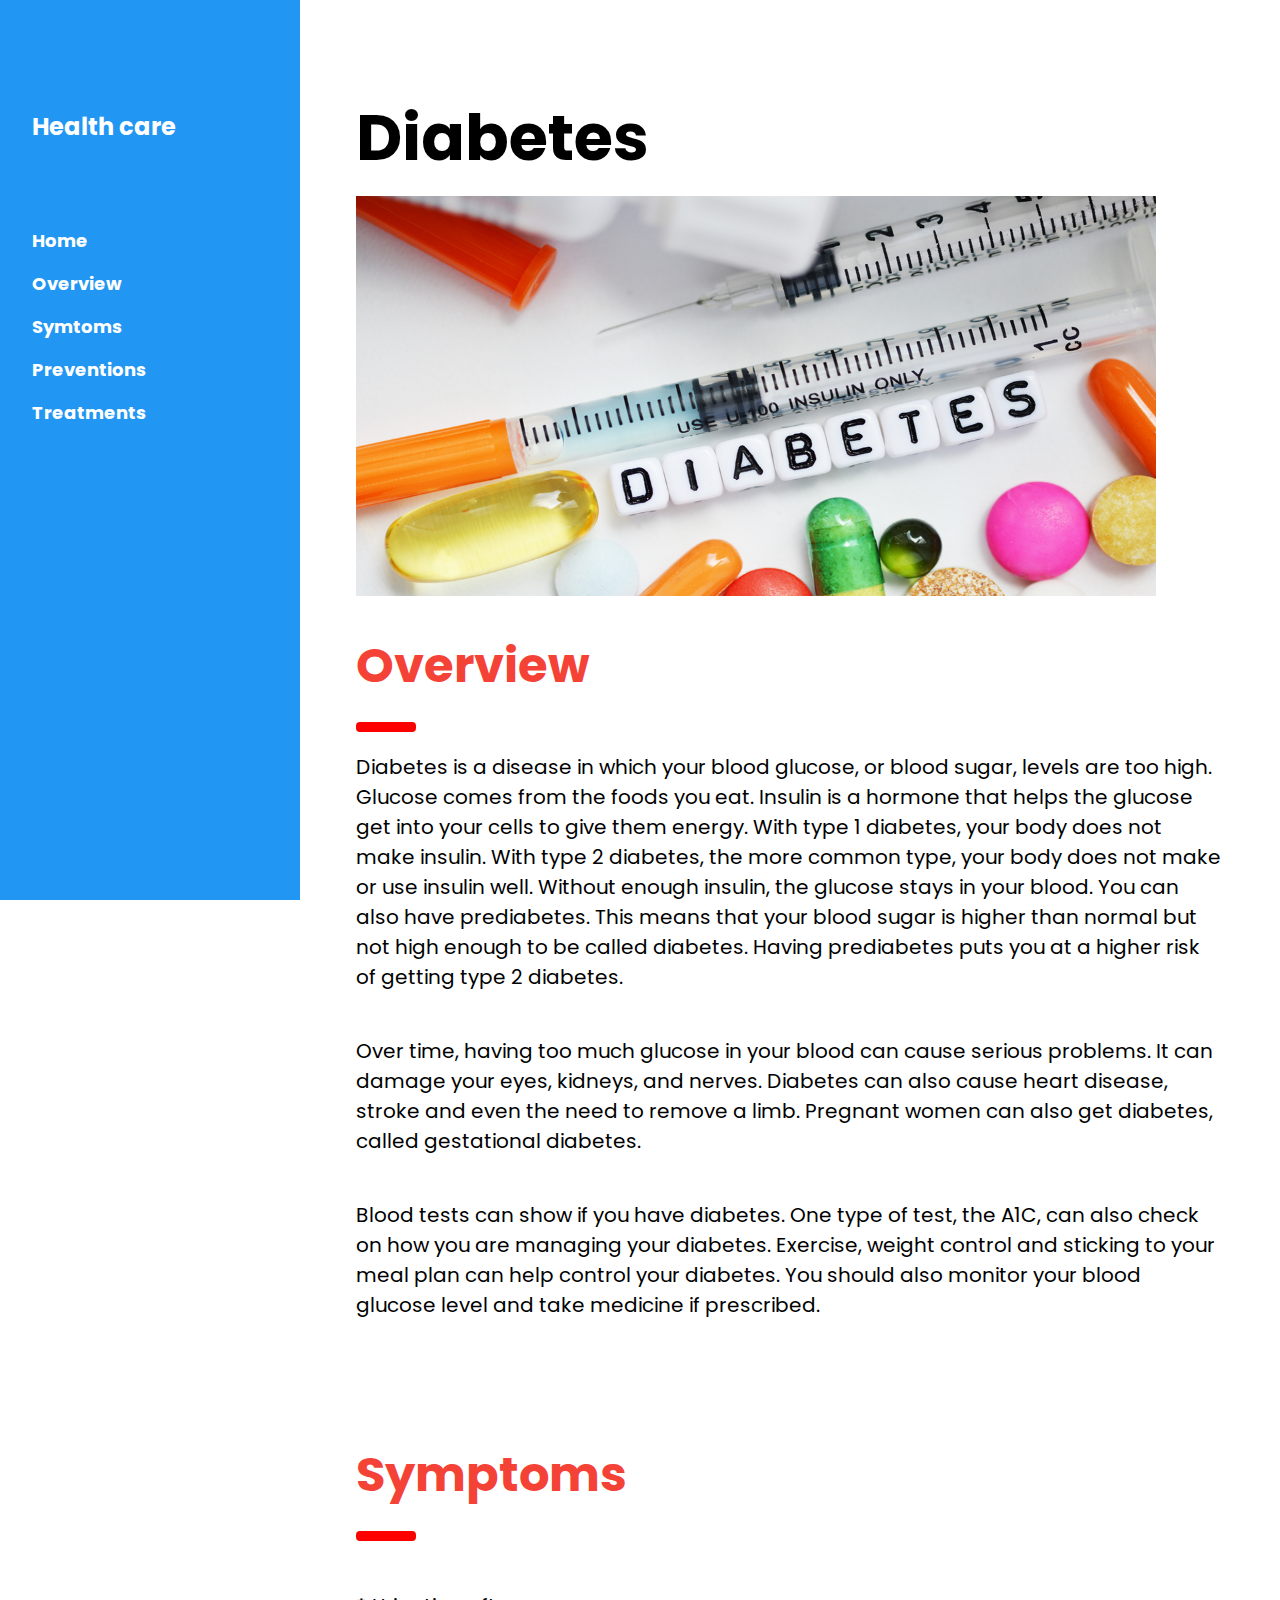
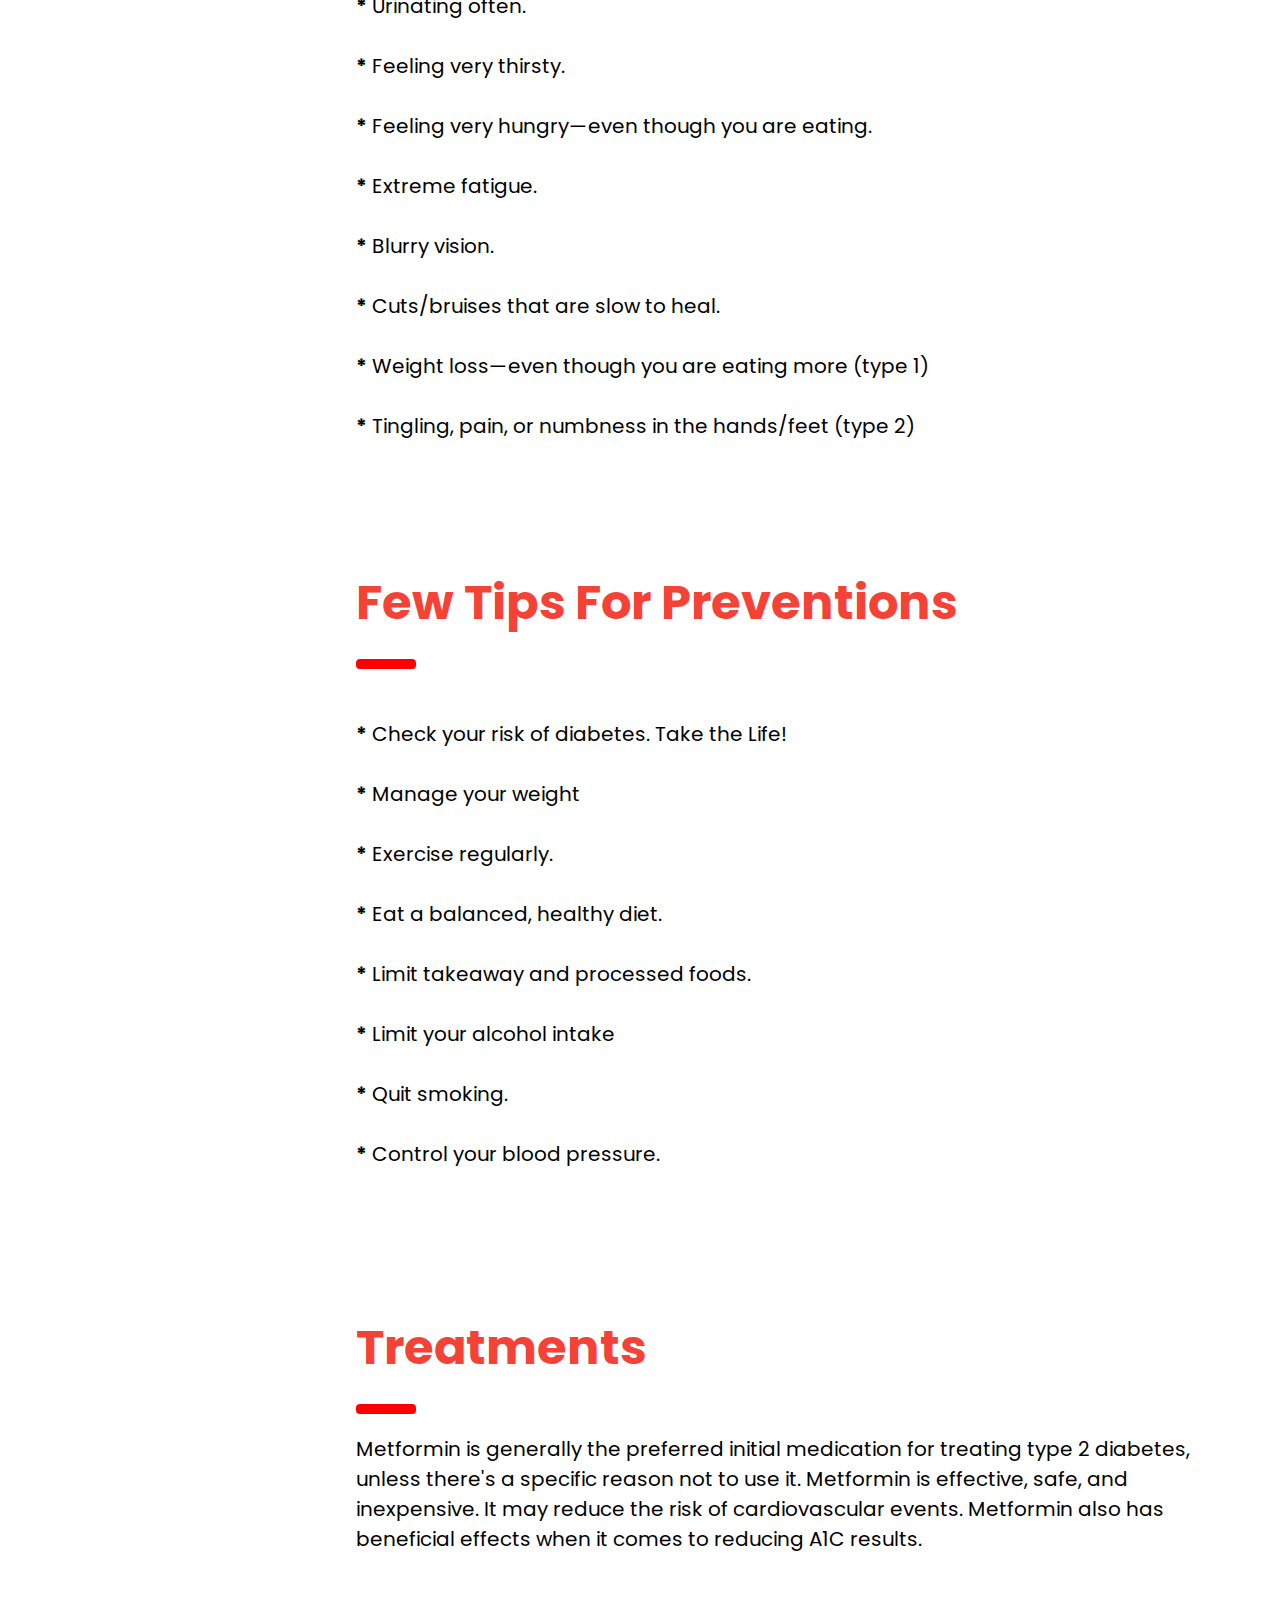
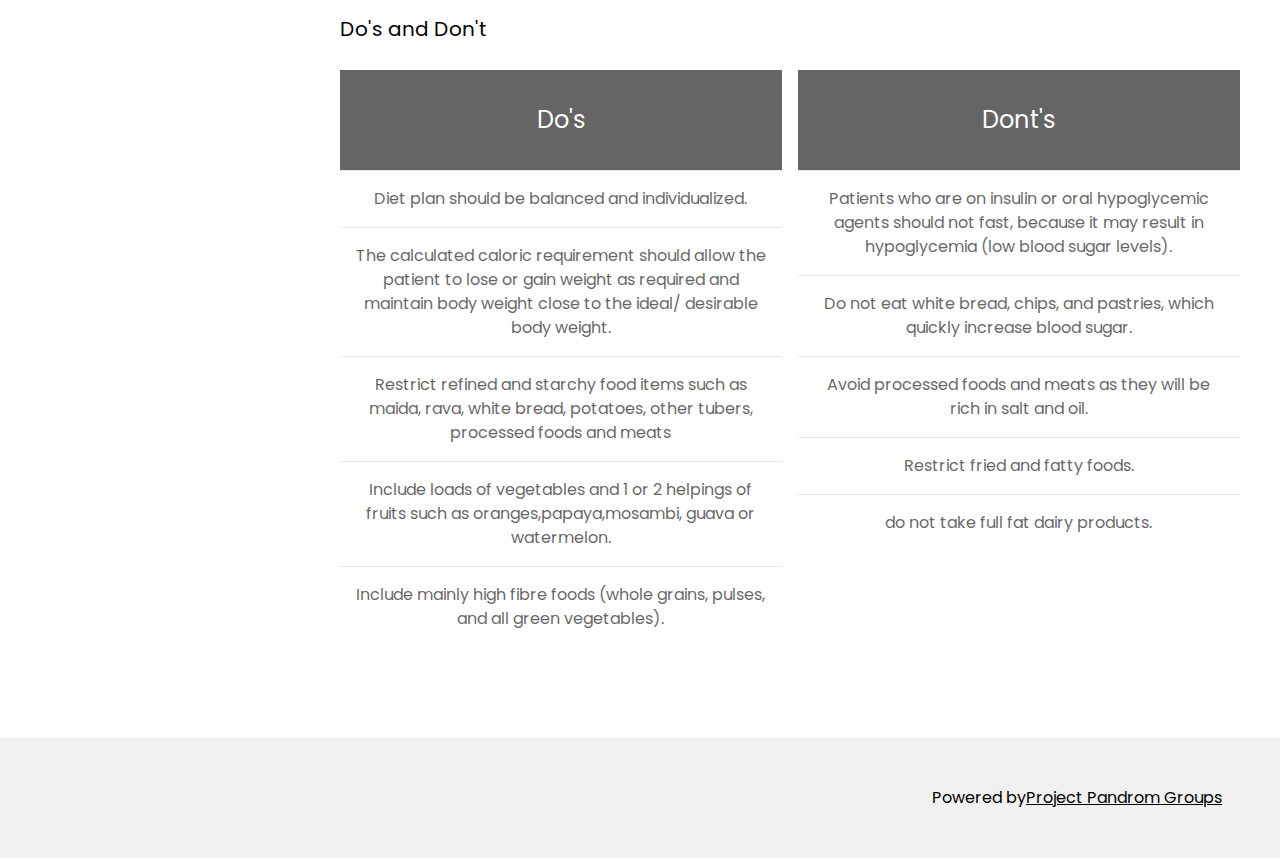
<file: dia.html>
<!DOCTYPE html>
<html lang="en">
<title>Diabetes</title>
<meta charset="UTF-8">
<meta name="viewport" content="width=device-width, initial-scale=1">
<link rel="stylesheet" href="https://www.w3schools.com/w3css/4/w3.css">
<link rel="stylesheet" href="https://fonts.googleapis.com/css?family=Poppins">
<style>
body,h1,h2,h3,h4,h5 {font-family: "Poppins", sans-serif}
body {font-size:16px;}
.w3-half img{margin-bottom:-6px;margin-top:16px;opacity:0.8;cursor:pointer}
.w3-half img:hover{opacity:1}



</style>
<body>

<!-- Sidebar/menu -->
<nav class="w3-sidebar w3-blue w3-collapse w3-top w3-large w3-padding" style="z-index:3;width:300px;font-weight:bold;" id="mySidebar"><br>
  <a href="javascript:void(0)" onclick="w3_close()" class="w3-button w3-hide-large w3-display-topleft" style="width:100%;font-size:22px">Close Menu</a>
  <div class="w3-container">
    <h3 class="w3-padding-64"><b>Health care</b></h3>
  </div>
  <div class="w3-bar-block">
    <a href="file:///C:/EXPO2021/project.html#home" onclick="w3_close()" class="w3-bar-item w3-button w3-hover-white">Home</a> 
    <a href="#showcase" onclick="w3_close()" class="w3-bar-item w3-button w3-hover-white">Overview</a> 
    <a href="#services" onclick="w3_close()" class="w3-bar-item w3-button w3-hover-white">Symtoms</a> 
	 
    <a href="#designers" onclick="w3_close()" class="w3-bar-item w3-button w3-hover-white">Preventions</a> 
    <a href="#packages" onclick="w3_close()" class="w3-bar-item w3-button w3-hover-white">Treatments</a> 
    
  </div>
</nav>








<!-- Top menu on small screens -->
<header class="w3-container w3-top w3-hide-large w3-red w3-xlarge w3-padding">
  <a href="javascript:void(0)" class="w3-button w3-red w3-margin-right" onclick="w3_open()">☰</a>
  <span>Health care</span>
</header>

<!-- Overlay effect when opening sidebar on small screens -->
<div class="w3-overlay w3-hide-large" onclick="w3_close()" style="cursor:pointer" title="close side menu" id="myOverlay"></div>

<!-- !PAGE CONTENT! -->
<div class="w3-main" style="margin-left:340px;margin-right:40px">



  <!-- Header -->
  <div class="w3-container" style="margin-top:80px" id="showcase">
    <h1 class="w3-jumbo"><b>Diabetes</b></h1>
	<img src="dia.jpg" width="800" height="400">
	<br>
	<br>
    <h1 class="w3-xxxlarge w3-text-red"><b>Overview</b></h1>
	<hr style="width:50px;border:5px solid red" class="w3-round">
    	<h4>Diabetes is a disease in which your blood glucose, or blood sugar, levels are too high. Glucose comes from the foods you eat. Insulin is a hormone that helps the glucose get into your cells to give them energy. With type 1 diabetes, your body does not make insulin. With type 2 diabetes, the more common type, your body does not make or use insulin well. Without enough insulin, the glucose stays in your blood. You can also have prediabetes. This means that your blood sugar is higher than normal but not high enough to be called diabetes. Having prediabetes puts you at a higher risk of getting type 2 diabetes.
</h4><br>
<h4>Over time, having too much glucose in your blood can cause serious problems. It can damage your eyes, kidneys, and nerves. Diabetes can also cause heart disease, stroke and even the need to remove a limb. Pregnant women can also get diabetes, called gestational diabetes.
</h4><br>
<h4>Blood tests can show if you have diabetes. One type of test, the A1C, can also check on how you are managing your diabetes. Exercise, weight control and sticking to your meal plan can help control your diabetes. You should also monitor your blood glucose level and take medicine if prescribed.
  </h4><br></div>
  
 


  <!-- Modal for full size images on click-->
  <div id="modal01" class="w3-modal w3-black" style="padding-top:0" onclick="this.style.display='none'">
    <span class="w3-button w3-black w3-xxlarge w3-display-topright">×</span>
    <div class="w3-modal-content w3-animate-zoom w3-center w3-transparent w3-padding-64">
      <img id="img01" class="w3-image">
      <p id="caption"></p>
    </div>
  </div>

  <!-- Services -->
  <div class="w3-container" id="services" style="margin-top:75px">
    <h1 class="w3-xxxlarge w3-text-red"><b>Symptoms</b></h1>
    <hr style="width:50px;border:5px solid red" class="w3-round">
   <h4><br><b>*</b> Urinating often.  <br><br>
<b>*</b> Feeling very thirsty.<br><br>
<b>*</b> Feeling very hungry—even though you are eating.<br><br>
<b>*</b> Extreme fatigue.<br><br>
<b>*</b> Blurry vision.<br><br>
<b>*</b> Cuts/bruises that are slow to heal.<br><br>
<b>*</b> Weight loss—even though you are eating more (type 1)<br><br>
<b>*</b> Tingling, pain, or numbness in the hands/feet (type 2)<br><br>
  </div>
  
  <!-- Designers -->
  <div class="w3-container" id="designers" style="margin-top:75px">
    <h1 class="w3-xxxlarge w3-text-red"><b>Few Tips For Preventions</b></h1>
    <hr style="width:50px;border:5px solid red" class="w3-round">
<h4><br><b>*</b> Check your risk of diabetes. Take the Life!   <br><br>
<b>*</b> Manage your weight  <br><br>
<b>*</b> Exercise regularly. <br><br>
<b>*</b> Eat a balanced, healthy diet.  <br><br>
<b>*</b> Limit takeaway and processed foods. <br><br>
<b>*</b> Limit your alcohol intake <br><br>
<b>*</b> Quit smoking.  <br><br>
<b>*</b> Control your blood pressure.  </h4><br><br>    
 

 </div>

  <!-- The Team -->
 
  <!-- Packages / Pricing Tables -->
  <div class="w3-container" id="packages" style="margin-top:75px">
    <h1 class="w3-xxxlarge w3-text-red"><b>Treatments</b></h1>
    <hr style="width:50px;border:5px solid red" class="w3-round">

<h4>Metformin is generally the preferred initial medication for treating type 2 diabetes, unless there's a specific reason not to use it. Metformin is effective, safe, and inexpensive. It may reduce the risk of cardiovascular events. Metformin also has beneficial effects when it comes to reducing A1C results.
</h4><br>

   </div>

 <h4 class="w3-padding-16">Do's and Don't</h4>
      <div class="w3-row-padding" style="margin:0 -16px">
        <div class="w3-half w3-margin-bottom">
          <ul class="w3-ul w3-white w3-center w3-opacity w3-hover-opacity-off">
            <li class="w3-black w3-xlarge w3-padding-32">Do's
</li>
            <li class="w3-padding-16">Diet plan should be balanced and individualized.
<br></li>
            <li class="w3-padding-16">The calculated caloric requirement should allow the patient to lose or gain weight as required and maintain body weight close to the ideal/ desirable body weight.</li>
            <li class="w3-padding-16">Restrict refined and starchy food items such as maida, rava, white bread, potatoes, other tubers, processed foods and meats</li>
            <li class="w3-padding-16">Include loads of vegetables and 1 or 2 helpings of fruits such as oranges,papaya,mosambi,
guava or watermelon.
</li>
            <li class="w3-padding-16">
             Include mainly high fibre foods (whole grains, pulses, and all green vegetables).
            </li>
           
          </ul>
        </div>
        
        <div class="w3-half">
          <ul class="w3-ul w3-white w3-center w3-opacity w3-hover-opacity-off">
            <li class="w3-black w3-xlarge w3-padding-32">Dont's</li>
            <li class="w3-padding-16">Patients who are on insulin or oral hypoglycemic
agents should not fast, because it may result in
hypoglycemia (low blood sugar levels).</li>
            <li class="w3-padding-16">Do not eat white bread, chips, and pastries, which quickly increase blood sugar.</li>
            <li class="w3-padding-16">Avoid processed foods and meats as they will be rich in salt and oil.</li>
            <li class="w3-padding-16">Restrict fried and fatty foods.</li>
            <li class="w3-padding-16">
              do not take full fat dairy products.
            </li>
            
          </ul>
        </div>
      </div>
<!-- End page content -->
</div>














<!-- W3.CSS Container -->
<div class="w3-light-grey w3-container w3-padding-32" style="margin-top:75px;padding-right:58px"><p class="w3-right">Powered by<a href="#home" title="W3.CSS" target="_blank" class="w3-hover-opacity">Project Pandrom Groups</a></p></div>

<script>
// Script to open and close sidebar
function w3_open() {
  document.getElementById("mySidebar").style.display = "block";
  document.getElementById("myOverlay").style.display = "block";
}
 
function w3_close() {
  document.getElementById("mySidebar").style.display = "none";
  document.getElementById("myOverlay").style.display = "none";
}

// Modal Image Gallery
function onClick(element) {
  document.getElementById("img01").src = element.src;
  document.getElementById("modal01").style.display = "block";
  var captionText = document.getElementById("caption");
  captionText.innerHTML = element.alt;
}
</script>



    

</body>
</html>
</file>
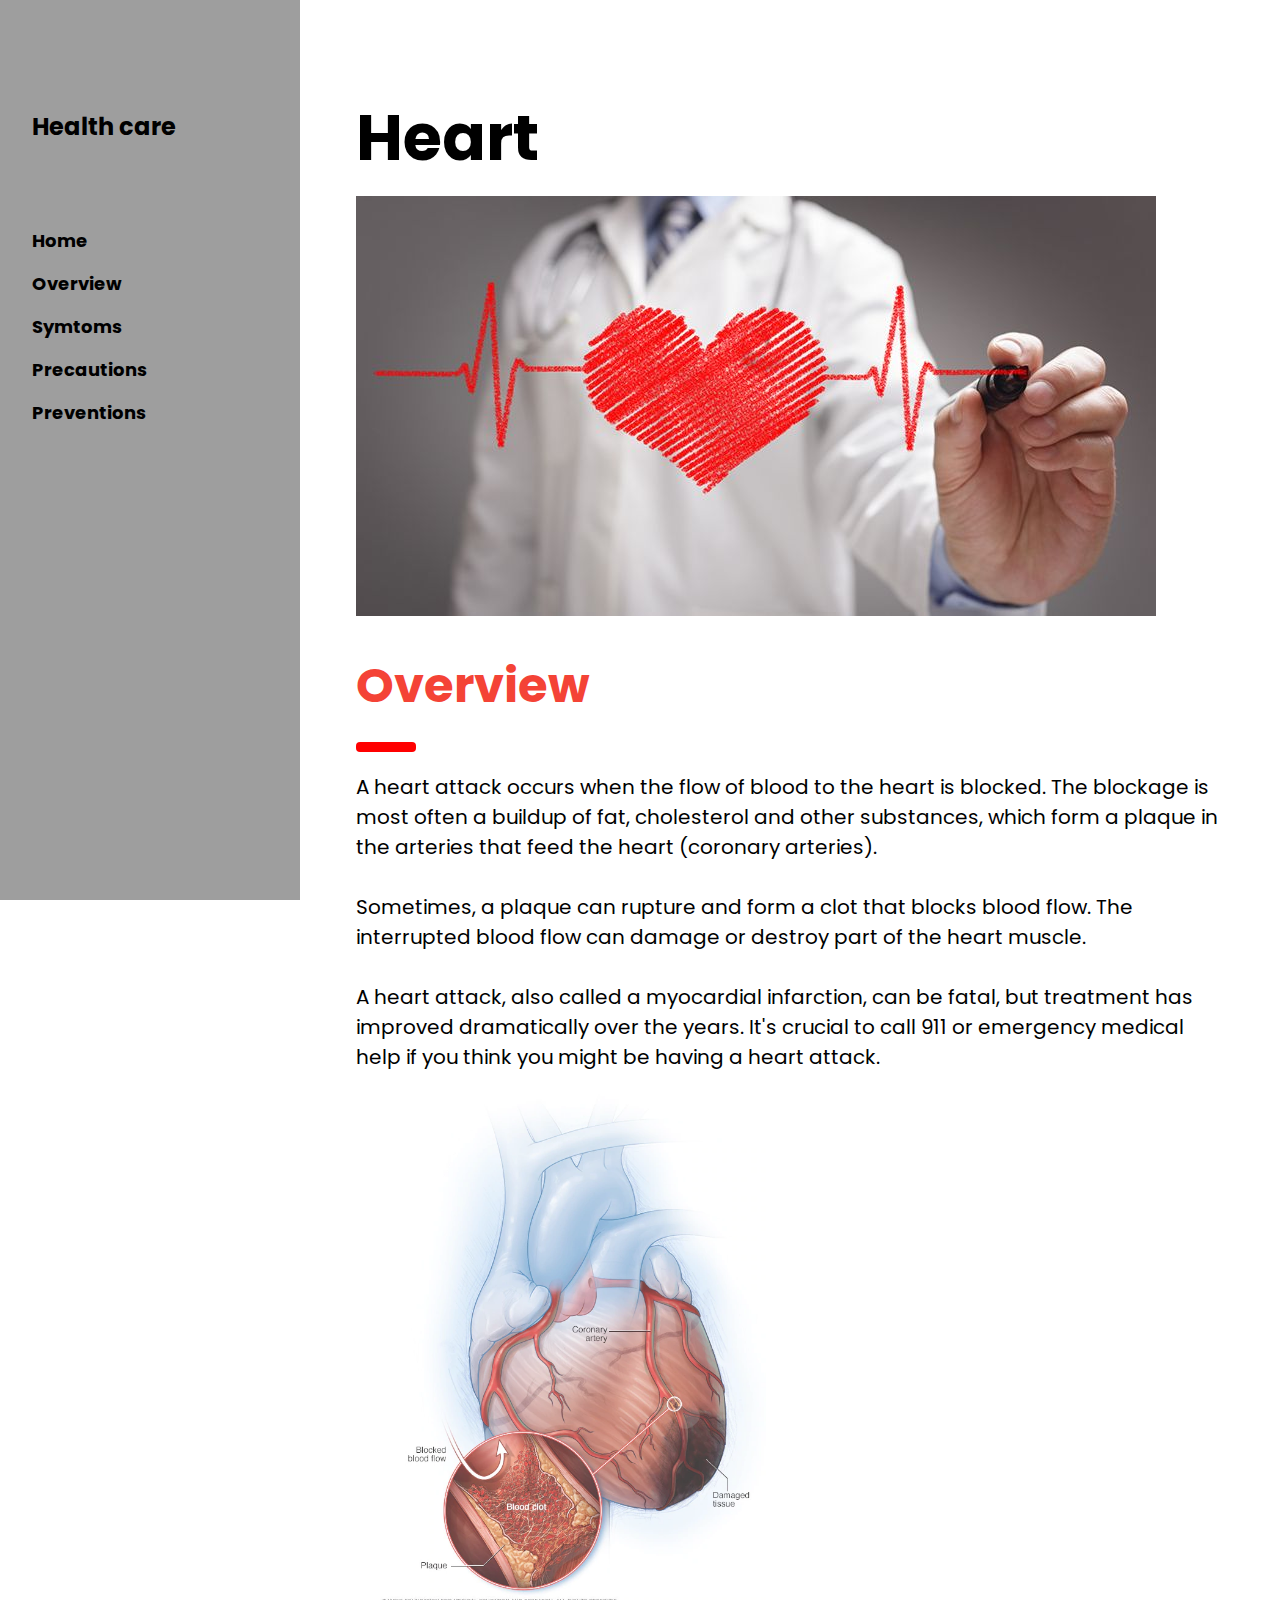
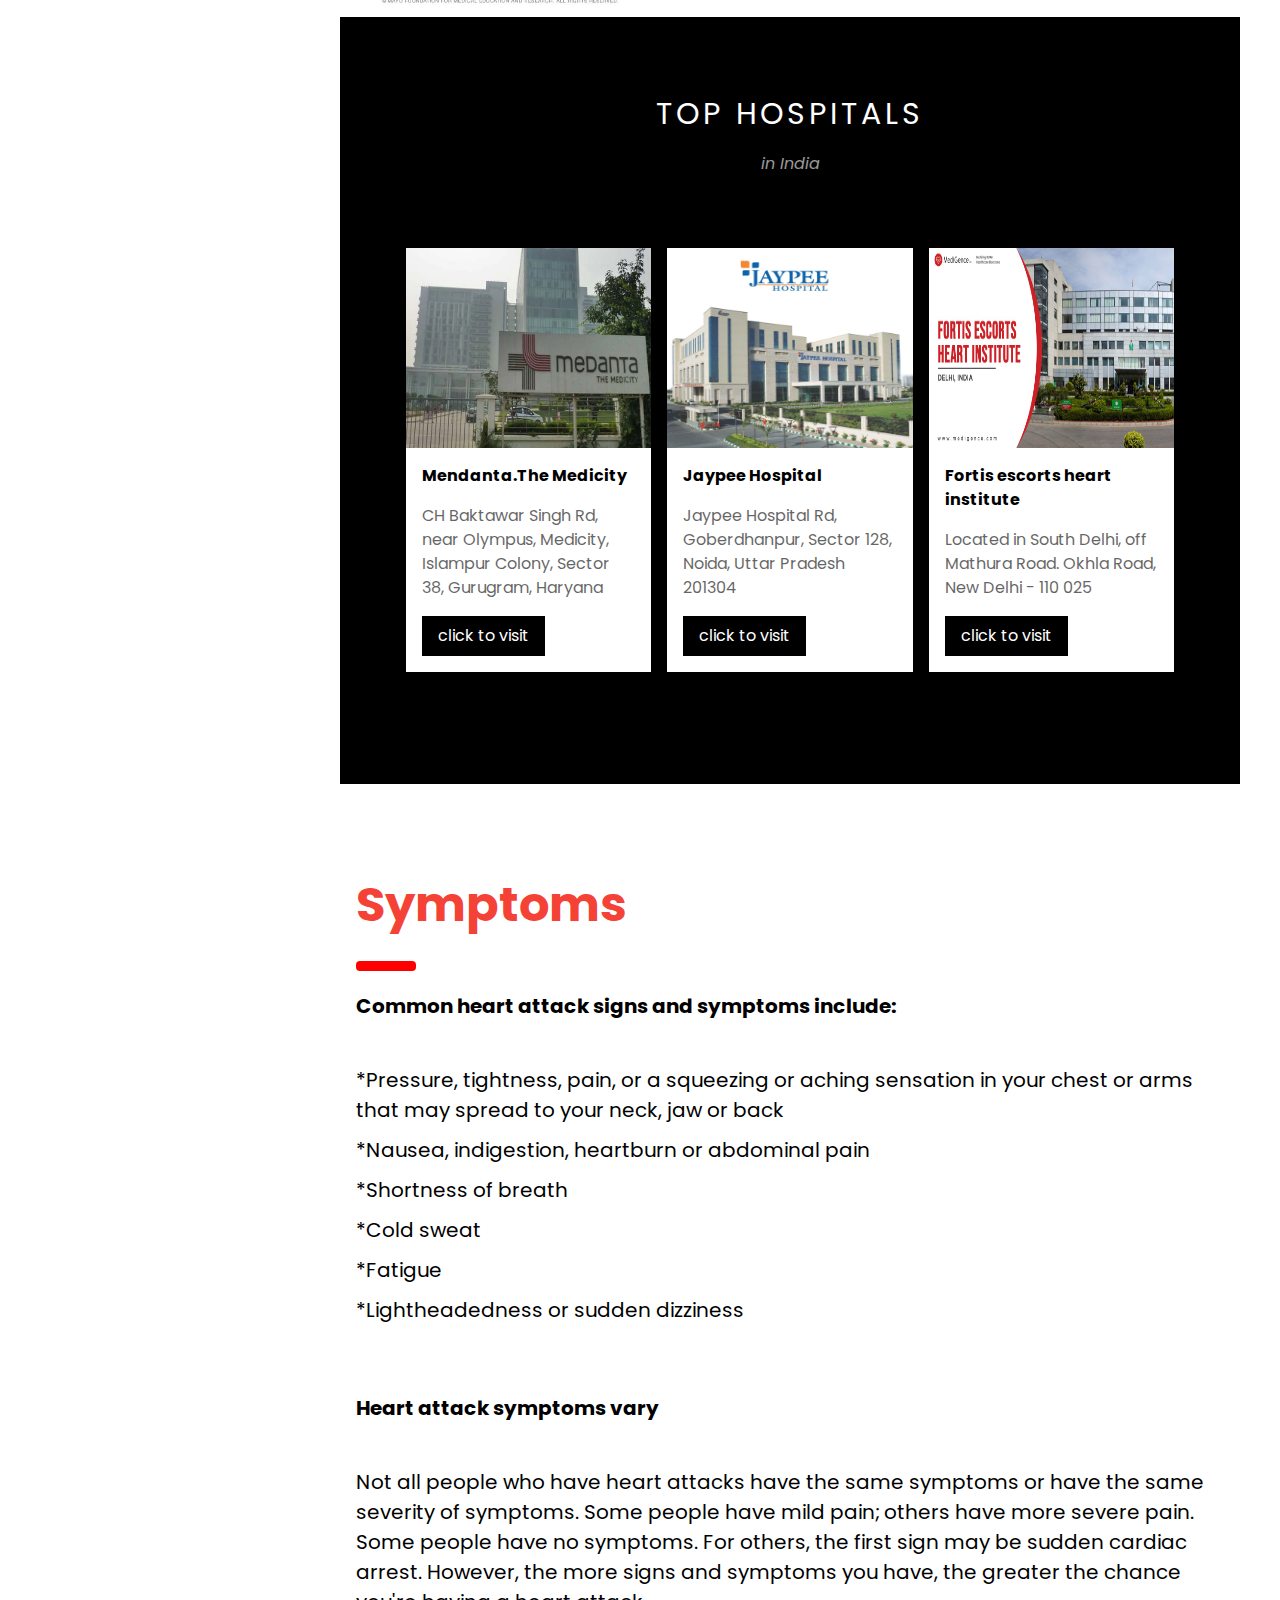
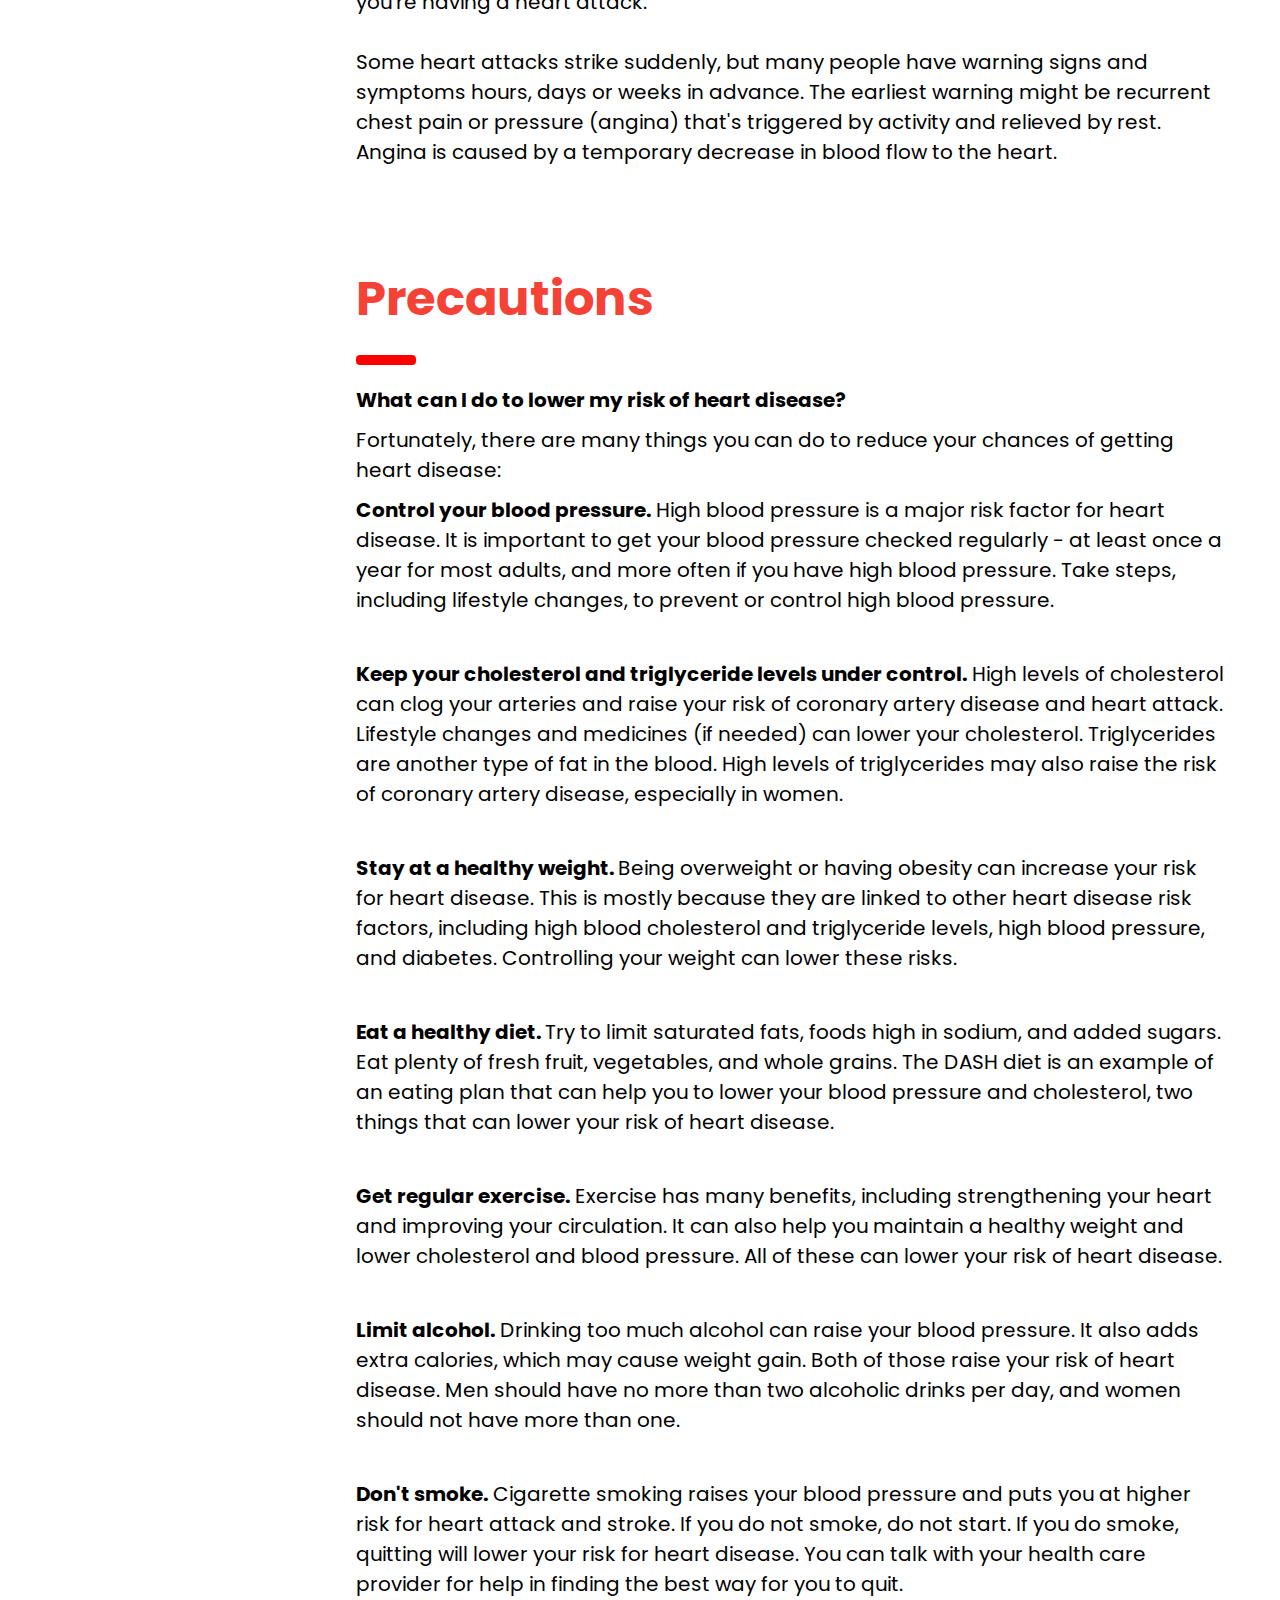
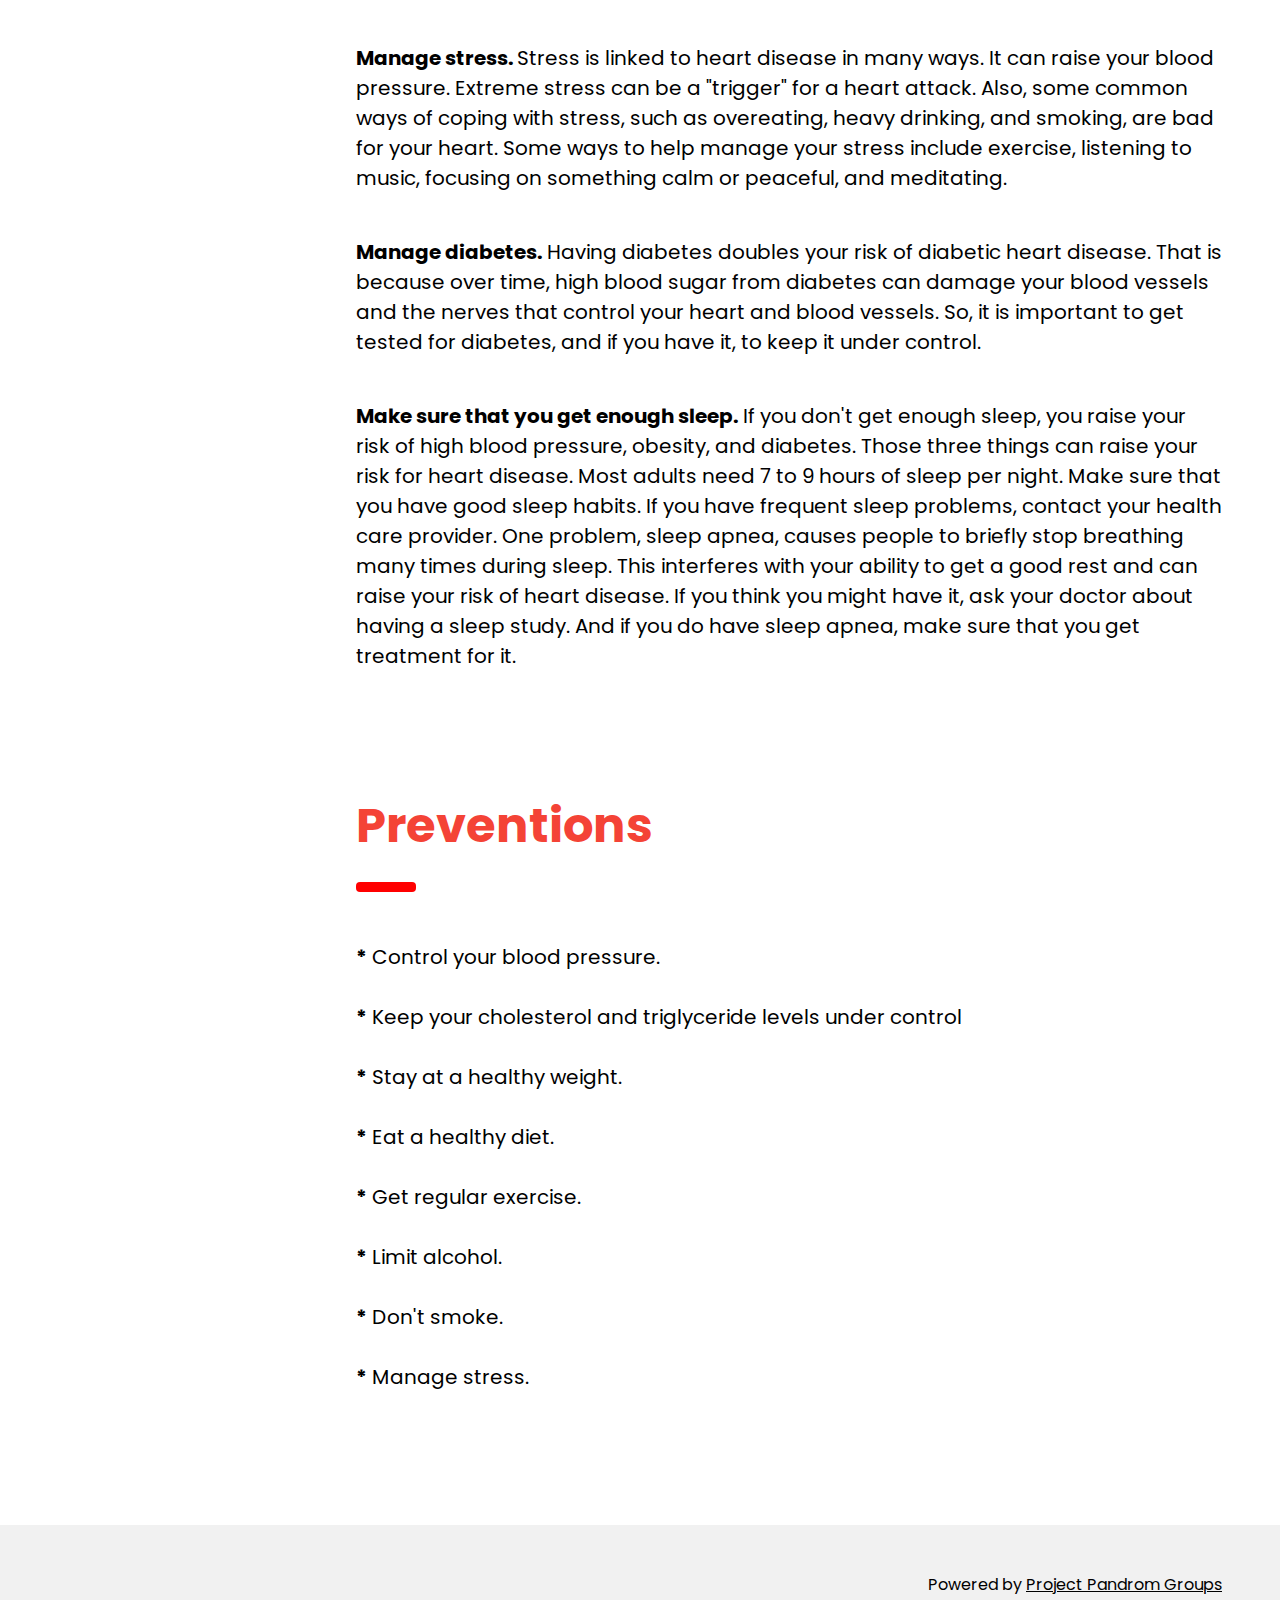
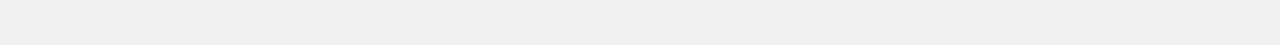
<file: heart.html>
<!DOCTYPE html>
<html lang="en">
<title>Heart</title>
<meta charset="UTF-8">
<meta name="viewport" content="width=device-width, initial-scale=1">
<link rel="stylesheet" href="https://www.w3schools.com/w3css/4/w3.css">
<link rel="stylesheet" href="https://fonts.googleapis.com/css?family=Poppins">
<style>
body,h1,h2,h3,h4,h5 {font-family: "Poppins", sans-serif}
body {font-size:16px;}
.w3-half img{margin-bottom:-6px;margin-top:16px;opacity:0.8;cursor:pointer}
.w3-half img:hover{opacity:1}



</style>
<body>

<!-- Sidebar/menu -->
<nav class="w3-sidebar w3-gray w3-collapse w3-top w3-large w3-padding" style="z-index:3;width:300px;font-weight:bold;" id="mySidebar"><br>
  <a href="javascript:void(0)" onclick="w3_close()" class="w3-button w3-hide-large w3-display-topleft" style="width:100%;font-size:22px">Close Menu</a>
  <div class="w3-container">
    <h3 class="w3-padding-64"><b>Health care</b></h3>
  </div>
  <div class="w3-bar-block">
    <a href="file:///C:/EXPO2021/project.html#home" onclick="w3_close()" class="w3-bar-item w3-button w3-hover-white">Home</a> 
    <a href="#showcase" onclick="w3_close()" class="w3-bar-item w3-button w3-hover-white">Overview</a> 
    <a href="#services" onclick="w3_close()" class="w3-bar-item w3-button w3-hover-white">Symtoms</a> 
	 
    <a href="#designers" onclick="w3_close()" class="w3-bar-item w3-button w3-hover-white">Precautions</a> 
    <a href="#packages" onclick="w3_close()" class="w3-bar-item w3-button w3-hover-white">Preventions</a> 
    
  </div>
</nav>








<!-- Top menu on small screens -->
<header class="w3-container w3-top w3-hide-large w3-red w3-xlarge w3-padding">
  <a href="javascript:void(0)" class="w3-button w3-red w3-margin-right" onclick="w3_open()">☰</a>
  <span>Health care</span>
</header>

<!-- Overlay effect when opening sidebar on small screens -->
<div class="w3-overlay w3-hide-large" onclick="w3_close()" style="cursor:pointer" title="close side menu" id="myOverlay"></div>

<!-- !PAGE CONTENT! -->
<div class="w3-main" style="margin-left:340px;margin-right:40px">



  <!-- Header -->
  <div class="w3-container" style="margin-top:80px" id="showcase">
    <h1 class="w3-jumbo"><b>Heart</b></h1>
	<img src="heart1.jpg">
	<br>
	<br>
    <h1 class="w3-xxxlarge w3-text-red"><b>Overview</b></h1>
	<hr style="width:50px;border:5px solid red" class="w3-round">
    <h4>A heart attack occurs when the flow of blood to the heart is blocked. The blockage is most often a buildup of fat, cholesterol and other substances, which form a plaque in the arteries that feed the heart (coronary arteries).<br>
<br>
Sometimes, a plaque can rupture and form a clot that blocks blood flow. The interrupted blood flow can damage or destroy part of the heart muscle.<br>
<br>
A heart attack, also called a myocardial infarction, can be fatal, but treatment has improved dramatically over the years. It's crucial to call 911 or emergency medical help if you think you might be having a heart attack.   </h4>
	<div class="w3-col m6 w3-padding-large w3-hide-small">
     <img src="pic6.jpg" class="w3-round w3-image w3-opacity-min" alt="Table Setting" width="600" height="750">
    </div>
	
	</div>
	
	
	
	
	
	<div class="w3-black" id="tour">
    <div class="w3-container w3-content w3-padding-64" style="max-width:800px">
      <h2 class="w3-wide w3-center">TOP HOSPITALS</h2>
      <p class="w3-opacity w3-center"><i>in India</i></p><br>

      

      <div class="w3-row-padding w3-padding-32" style="margin:0 -16px">
        <div class="w3-third w3-margin-bottom">
          <img src="heart2.jpg" alt="New York" style="width:100%" height="200" class="w3-hover-opacity">
          <div class="w3-container w3-white">
            <p><b>Mendanta.The Medicity</b></p>
            <p class="w3-opacity">CH Baktawar Singh Rd, near Olympus, Medicity, Islampur Colony, Sector 38, Gurugram, Haryana</p>
                        <button class="w3-button w3-black w3-margin-bottom" ><a style="text-decoration:none" href="https://www.medanta.org/" target="_blank">click to visit</a></button>
          </div>
        </div>
        <div class="w3-third w3-margin-bottom">
          <img src="heart3.jpg" alt="Paris" style="width:100%" height="200" class="w3-hover-opacity">
          <div class="w3-container w3-white">
            <p><b>Jaypee Hospital</b></p>
            <p class="w3-opacity">Jaypee Hospital Rd, Goberdhanpur, Sector 128, Noida, Uttar Pradesh 201304</p>
            
            <button class="w3-button w3-black w3-margin-bottom"><a <a style="text-decoration:none" href="https://www.jaypeehealthcare.com/contact-us#locate" target="_blank">click to visit</button>
          </div>
        </div>
        <div class="w3-third w3-margin-bottom">
          <img src="heart4.jpg" alt="San Francisco" style="width:100%" height="200" class="w3-hover-opacity">
          <div class="w3-container w3-white">
            <p><b>Fortis escorts heart institute</b></p>
            <p class="w3-opacity">Located in South Delhi, off Mathura Road.
Okhla Road, New Delhi - 110 025</p>
            <button class="w3-button w3-black w3-margin-bottom" ><a style="text-decoration:none" href="https://www.fortisescorts.in/" target="_blank">click to visit</button>
          </div>
        </div>
      </div>
    </div>
	
	
	</div>
	
	
	
 
  
 


  <!-- Modal for full size images on click-->
  <div id="modal01" class="w3-modal w3-black" style="padding-top:0" onclick="this.style.display='none'">
    <span class="w3-button w3-black w3-xxlarge w3-display-topright">×</span>
    <div class="w3-modal-content w3-animate-zoom w3-center w3-transparent w3-padding-64">
      <img id="img01" class="w3-image">
      <p id="caption"></p>
    </div>
  </div>

  <!-- Services -->
  <div class="w3-container" id="services" style="margin-top:75px">
    <h1 class="w3-xxxlarge w3-text-red"><b>Symptoms</b></h1>
    <hr style="width:50px;border:5px solid red" class="w3-round">
   <h4><b>Common heart attack signs and symptoms include:</b></h4>
<br>
<h4>*Pressure, tightness, pain, or a squeezing or aching sensation in your chest or arms that may spread to your neck, jaw or back
<br></h4><h4>*Nausea, indigestion, heartburn or abdominal pain<br></h4>
<h4>*Shortness of breath<br></h4>
<h4>*Cold sweat<br></h4>
<h4>*Fatigue<br></h4>
<h4>*Lightheadedness or sudden dizziness<br></h4><br><br>

  <h4><b>Heart attack symptoms vary</b></h4>
  <br>
  <h4>Not all people who have heart attacks have the same symptoms or have the same severity of symptoms. Some people have mild pain; others have more severe pain. Some people have no symptoms. For others, the first sign may be sudden cardiac arrest. However, the more signs and symptoms you have, the greater the chance you're having a heart attack.
<br><br>
Some heart attacks strike suddenly, but many people have warning signs and symptoms hours, days or weeks in advance. The earliest warning might be recurrent chest pain or pressure (angina) that's triggered by activity and relieved by rest. Angina is caused by a temporary decrease in blood flow to the heart.<br></h4>
  
  </div>
  
  <!-- Designers -->
  <div class="w3-container" id="designers" style="margin-top:75px">
    <h1 class="w3-xxxlarge w3-text-red"><b>Precautions</b></h1>
    <hr style="width:50px;border:5px solid red" class="w3-round">
   <h4><b> What can I do to lower my risk of heart disease?</b></h4>
<h4>Fortunately, there are many things you can do to reduce your chances of getting heart disease:
<br><h4>
<h4><b>Control your blood pressure.</b> High blood pressure is a major risk factor for heart disease. It is important to get your blood pressure checked regularly - at least once a year for most adults, and more often if you have high blood pressure. Take steps, including lifestyle changes, to prevent or control high blood pressure.
</h4><br>
<h4><b>Keep your cholesterol and triglyceride levels under control.</b> High levels of cholesterol can clog your arteries and raise your risk of coronary artery disease and heart attack. Lifestyle changes and medicines (if needed) can lower your cholesterol. Triglycerides are another type of fat in the blood. High levels of triglycerides may also raise the risk of coronary artery disease, especially in women.
</h4><br>
<h4><b>Stay at a healthy weight. </b>Being overweight or having obesity can increase your risk for heart disease. This is mostly because they are linked to other heart disease risk factors, including high blood cholesterol and triglyceride levels, high blood pressure, and diabetes. Controlling your weight can lower these risks.
</h4><br>
<h4><b>Eat a healthy diet. </b>Try to limit saturated fats, foods high in sodium, and added sugars. Eat plenty of fresh fruit, vegetables, and whole grains. The DASH diet is an example of an eating plan that can help you to lower your blood pressure and cholesterol, two things that can lower your risk of heart disease.
</h4><br>
<h4><b>Get regular exercise.</b> Exercise has many benefits, including strengthening your heart and improving your circulation. It can also help you maintain a healthy weight and lower cholesterol and blood pressure. All of these can lower your risk of heart disease.
</h4><br>
<h4><b>Limit alcohol.</b> Drinking too much alcohol can raise your blood pressure. It also adds extra calories, which may cause weight gain. Both of those raise your risk of heart disease. Men should have no more than two alcoholic drinks per day, and women should not have more than one.
</h4><br>
<h4><b>Don't smoke.</b> Cigarette smoking raises your blood pressure and puts you at higher risk for heart attack and stroke. If you do not smoke, do not start. If you do smoke, quitting will lower your risk for heart disease. You can talk with your health care provider for help in finding the best way for you to quit.
</h4><br>
<h4><b>Manage stress. </b>Stress is linked to heart disease in many ways. It can raise your blood pressure. Extreme stress can be a "trigger" for a heart attack. Also, some common ways of coping with stress, such as overeating, heavy drinking, and smoking, are bad for your heart. Some ways to help manage your stress include exercise, listening to music, focusing on something calm or peaceful, and meditating.
</h4><br>
<h4><b>Manage diabetes.</b> Having diabetes doubles your risk of diabetic heart disease. That is because over time, high blood sugar from diabetes can damage your blood vessels and the nerves that control your heart and blood vessels. So, it is important to get tested for diabetes, and if you have it, to keep it under control.
</h4><br>
<h4><b>Make sure that you get enough sleep.</b> If you don't get enough sleep, you raise your risk of high blood pressure, obesity, and diabetes. Those three things can raise your risk for heart disease. Most adults need 7 to 9 hours of sleep per night. Make sure that you have good sleep habits. If you have frequent sleep problems, contact your health care provider. One problem, sleep apnea, causes people to briefly stop breathing many times during sleep. This interferes with your ability to get a good rest and can raise your risk of heart disease. If you think you might have it, ask your doctor about having a sleep study. And if you do have sleep apnea, make sure that you get treatment for it.
 </h4><br> </div>

  <!-- The Team -->
 
  <!-- Packages / Pricing Tables -->
  <div class="w3-container" id="packages" style="margin-top:75px">
    <h1 class="w3-xxxlarge w3-text-red"><b>Preventions</b></h1>
    <hr style="width:50px;border:5px solid red" class="w3-round">
    <h4><br><b>*</b> Control your blood pressure.  <br><br>
<b>*</b> Keep your cholesterol and triglyceride levels under control  <br><br>
<b>*</b> Stay at a healthy weight. <br><br>
<b>*</b> Eat a healthy diet. <br><br>
<b>*</b> Get regular exercise. <br><br>
<b>*</b> Limit alcohol. <br><br>
<b>*</b> Don't smoke.  <br><br>
<b>*</b> Manage stress.  </h4><br><br>  </div>

 
 
 
 
 
 
 
 
 
 
 
 
 
 
<!-- End page content -->
</div>

<!-- W3.CSS Container -->
<div class="w3-light-grey w3-container w3-padding-32" style="margin-top:75px;padding-right:58px"><p class="w3-right">Powered by <a href="#home" title="W3.CSS" target="_blank" class="w3-hover-opacity">Project Pandrom Groups
</a></p></div>

<script>
// Script to open and close sidebar
function w3_open() {
  document.getElementById("mySidebar").style.display = "block";
  document.getElementById("myOverlay").style.display = "block";
}
 
function w3_close() {
  document.getElementById("mySidebar").style.display = "none";
  document.getElementById("myOverlay").style.display = "none";
}

// Modal Image Gallery
function onClick(element) {
  document.getElementById("img01").src = element.src;
  document.getElementById("modal01").style.display = "block";
  var captionText = document.getElementById("caption");
  captionText.innerHTML = element.alt;
}
</script>



    

</body>
</html>
</file>
